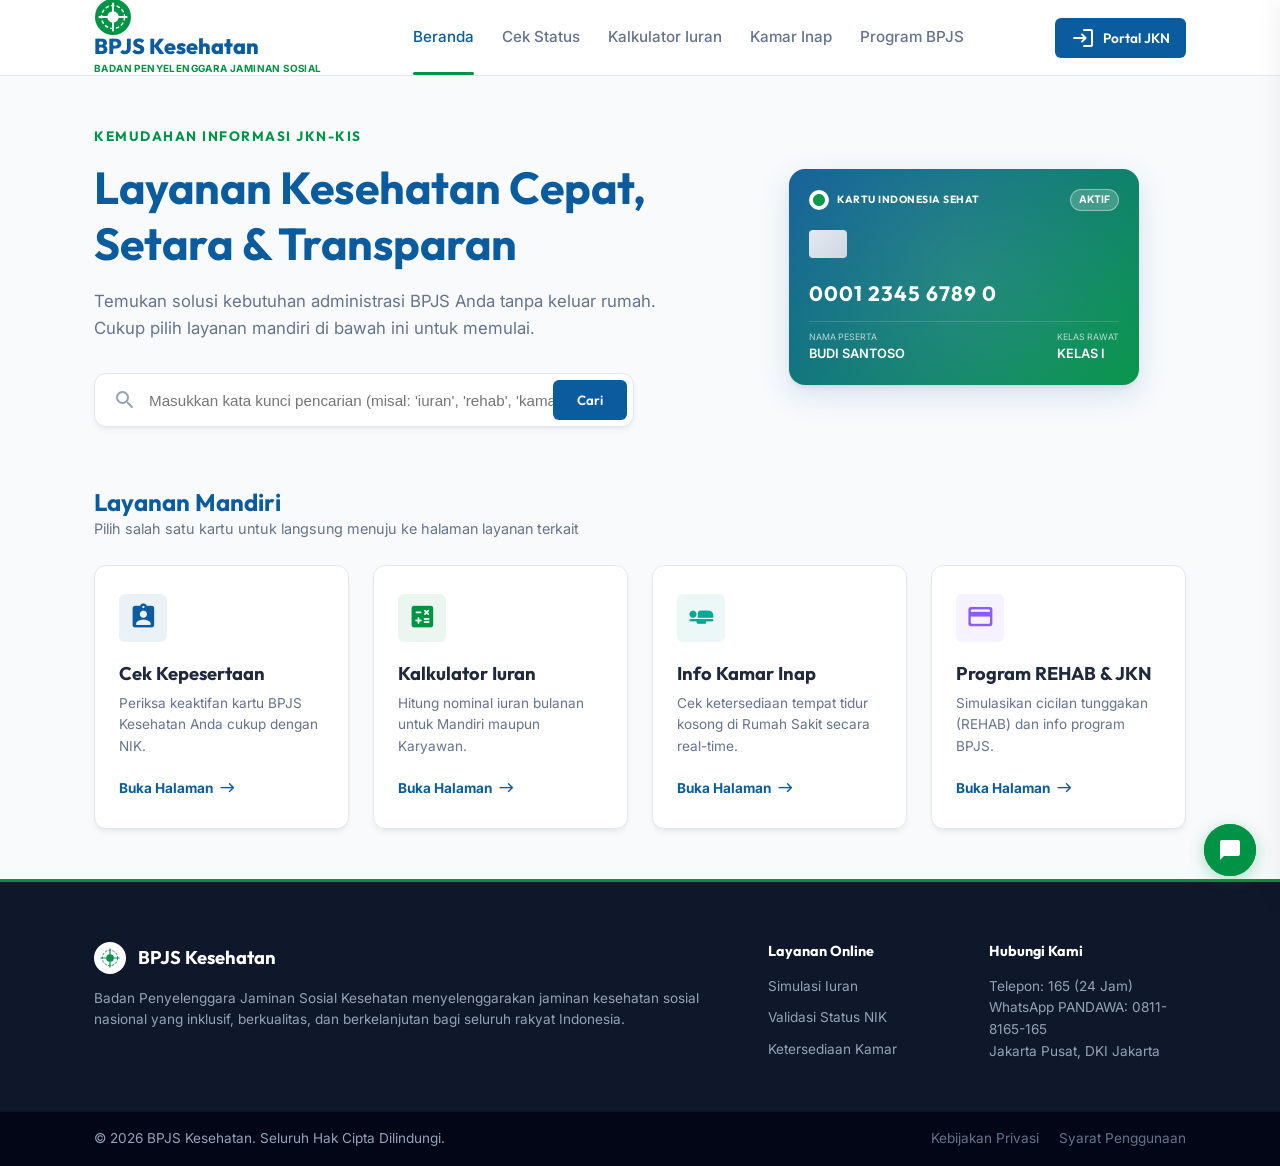
<file: index.html>
<!DOCTYPE html>
<html lang="id">
<head>
    <meta charset="UTF-8">
    <meta name="viewport" content="width=device-width, initial-scale=1.0">
    <meta name="description" content="Portal BPJS Kesehatan - Akses layanan JKN-KIS cepat, mudah, dan elegan.">
    <title>BPJS Kesehatan - Portal Layanan Digital</title>
    <!-- Google Fonts -->
    <link rel="preconnect" href="https://fonts.googleapis.com">
    <link rel="preconnect" href="https://fonts.gstatic.com" crossorigin>
    <link href="https://fonts.googleapis.com/css2?family=Outfit:wght@300;400;500;600;700;800&family=Inter:wght@300;400;500;600;700&display=swap" rel="stylesheet">
    <!-- Google Material Icons -->
    <link href="https://fonts.googleapis.com/icon?family=Material+Icons+Round" rel="stylesheet">
    <link rel="stylesheet" href="style.css">
</head>
<body>

    <!-- Header Navigation -->
    <header class="navbar">
        <div class="container navbar-container">
            <div class="logo-area" onclick="navigateTo('beranda')">
                <div class="bpjs-logo">
                    <!-- Refined Official Gotong Royong style BPJS logo -->
                    <span class="logo-icon">
                        <svg width="36" height="36" viewBox="0 0 100 100" fill="none" xmlns="http://www.w3.org/2000/svg">
                            <!-- Circular background green -->
                            <rect width="100" height="100" rx="50" fill="#009245"/>
                            <!-- Gotong royong white human linkage pattern -->
                            <circle cx="50" cy="50" r="32" stroke="white" stroke-width="4" stroke-dasharray="10 6" />
                            <circle cx="50" cy="50" r="16" fill="white"/>
                            <path d="M50 12V34M50 66V88M12 50H34M66 50H88" stroke="white" stroke-width="5" stroke-linecap="round"/>
                        </svg>
                    </span>
                    <div class="logo-text">
                        <span class="brand-name">BPJS Kesehatan</span>
                        <span class="brand-sub">Badan Penyelenggara Jaminan Sosial</span>
                    </div>
                </div>
            </div>
            
            <nav class="nav-links">
                <a href="#beranda" class="nav-item active" data-view="beranda">Beranda</a>
                <a href="#status" class="nav-item" data-view="status">Cek Status</a>
                <a href="#kalkulator" class="nav-item" data-view="kalkulator">Kalkulator Iuran</a>
                <a href="#kamar" class="nav-item" data-view="kamar">Kamar Inap</a>
                <a href="#program" class="nav-item" data-view="program">Program BPJS</a>
            </nav>

            <div class="nav-actions">
                <button class="btn btn-secondary btn-sm" onclick="navigateTo('portal')" id="portal-sso-btn">
                    <i class="material-icons-round">login</i> <span>Portal JKN</span>
                </button>
                <button class="menu-toggle" id="menu-toggle" aria-label="Buka Menu"><i class="material-icons-round">menu</i></button>
            </div>
        </div>
    </header>

    <!-- Mobile Side Drawer -->
    <div class="drawer-overlay" id="drawer-overlay"></div>
    <div class="drawer" id="drawer">
        <div class="drawer-header">
            <h3>Menu Utama</h3>
            <button class="btn-close" id="drawer-close"><i class="material-icons-round">close</i></button>
        </div>
        <div class="drawer-links">
            <a href="#beranda" class="drawer-item" data-view="beranda"><i class="material-icons-round">home</i> Beranda</a>
            <a href="#status" class="drawer-item" data-view="status"><i class="material-icons-round">verified_user</i> Cek Status</a>
            <a href="#kalkulator" class="drawer-item" data-view="kalkulator"><i class="material-icons-round">calculate</i> Kalkulator Iuran</a>
            <a href="#kamar" class="drawer-item" data-view="kamar"><i class="material-icons-round">bed</i> Kamar Inap</a>
            <a href="#program" class="drawer-item" data-view="program"><i class="material-icons-round">layers</i> Program BPJS</a>
            <a href="#portal" class="drawer-item" data-view="portal"><i class="material-icons-round">account_circle</i> Portal JKN</a>
        </div>
    </div>

    <!-- Main Content Area -->
    <main class="main-container">
        
        <!-- ================= PAGE 1: BERANDA ================= -->
        <section class="view-panel active" id="view-beranda">
            <div class="home-hero">
                <div class="hero-left">
                    <span class="tagline">Kemudahan Informasi JKN-KIS</span>
                    <h1>Layanan Kesehatan Cepat, Setara & Transparan</h1>
                    <p>Temukan solusi kebutuhan administrasi BPJS Anda tanpa keluar rumah. Cukup pilih layanan mandiri di bawah ini untuk memulai.</p>
                    
                    <div class="search-bar-wrapper">
                        <i class="material-icons-round search-icon">search</i>
                        <input type="text" placeholder="Masukkan kata kunci pencarian (misal: 'iuran', 'rehab', 'kamar')..." id="hero-search">
                        <button class="btn btn-secondary" onclick="handleHeroSearch()">Cari</button>
                    </div>
                </div>
                
                <div class="hero-right">
                    <!-- Elegant simulated BPJS KIS Card -->
                    <div class="kis-card-outer">
                        <div class="kis-card">
                            <div class="kis-card-header">
                                <div class="card-brand">
                                    <svg width="20" height="20" viewBox="0 0 100 100" fill="none">
                                        <rect width="100" height="100" rx="50" fill="#ffffff"/>
                                        <path d="M50 20C33.4315 20 20 33.4315 20 50C20 66.5685 33.4315 80 50 80C66.5685 80 80 66.5685 80 50C80 33.4315 66.5685 20 50 20ZM46 32V46H32V54H46V68H54V54H68V46H54V32H46Z" fill="#009245"/>
                                    </svg>
                                    <span>KARTU INDONESIA SEHAT</span>
                                </div>
                                <span class="card-status-badge">AKTIF</span>
                            </div>
                            <div class="card-chip"></div>
                            <div class="card-number-display">0001 2345 6789 0</div>
                            <div class="card-footer-info">
                                <div class="col">
                                    <span class="label">NAMA PESERTA</span>
                                    <span class="value">BUDI SANTOSO</span>
                                </div>
                                <div class="col">
                                    <span class="label">KELAS RAWAT</span>
                                    <span class="value">KELAS I</span>
                                </div>
                            </div>
                        </div>
                    </div>
                </div>
            </div>

            <!-- Simple, Clean Grid Services (Direct Page Routing) -->
            <div class="services-headline">
                <h2>Layanan Mandiri</h2>
                <p>Pilih salah satu kartu untuk langsung menuju ke halaman layanan terkait</p>
            </div>
            
            <div class="clean-grid">
                <div class="action-card color-blue" onclick="navigateTo('status')">
                    <div class="card-icon"><i class="material-icons-round">assignment_ind</i></div>
                    <h3>Cek Kepesertaan</h3>
                    <p>Periksa keaktifan kartu BPJS Kesehatan Anda cukup dengan NIK.</p>
                    <span class="link-label">Buka Halaman <i class="material-icons-round">east</i></span>
                </div>

                <div class="action-card color-green" onclick="navigateTo('kalkulator')">
                    <div class="card-icon"><i class="material-icons-round">calculate</i></div>
                    <h3>Kalkulator Iuran</h3>
                    <p>Hitung nominal iuran bulanan untuk Mandiri maupun Karyawan.</p>
                    <span class="link-label">Buka Halaman <i class="material-icons-round">east</i></span>
                </div>

                <div class="action-card color-teal" onclick="navigateTo('kamar')">
                    <div class="card-icon"><i class="material-icons-round">airline_seat_flat</i></div>
                    <h3>Info Kamar Inap</h3>
                    <p>Cek ketersediaan tempat tidur kosong di Rumah Sakit secara real-time.</p>
                    <span class="link-label">Buka Halaman <i class="material-icons-round">east</i></span>
                </div>

                <div class="action-card color-purple" onclick="navigateTo('program')">
                    <div class="card-icon"><i class="material-icons-round">payment</i></div>
                    <h3>Program REHAB & JKN</h3>
                    <p>Simulasikan cicilan tunggakan (REHAB) dan info program BPJS.</p>
                    <span class="link-label">Buka Halaman <i class="material-icons-round">east</i></span>
                </div>
            </div>
        </section>

        <!-- ================= PAGE 2: CEK STATUS ================= -->
        <section class="view-panel" id="view-status">
            <div class="subpage-header">
                <h2>Cek Status Kepesertaan JKN-KIS</h2>
                <p>Ketikkan NIK (16 digit) atau Nomor Kartu BPJS untuk memvalidasi status jaminan kesehatan Anda.</p>
            </div>

            <div class="card-form-wrapper">
                <div class="minimal-form-card">
                    <form id="page-status-form" onsubmit="handleStatusSearch(event)">
                        <div class="form-group-clean">
                            <label for="status-nik">Nomor NIK / No. Kartu BPJS</label>
                            <input type="text" id="status-nik" placeholder="Contoh: 3201234567890123" maxlength="16" required>
                        </div>
                        <div class="form-group-clean">
                            <label for="status-dob">Tanggal Lahir</label>
                            <input type="date" id="status-dob" required>
                        </div>
                        <button type="submit" class="btn btn-primary btn-full">Periksa Kepesertaan</button>
                    </form>
                </div>

                <!-- Result Box (In-line on page) -->
                <div class="status-result-container hidden" id="status-page-result">
                    <div class="result-card-header">
                        <div class="user-details">
                            <h3 id="p-res-name">Siti Aminah</h3>
                            <p id="p-res-id">NIK/No. BPJS: 3201234567890123</p>
                        </div>
                        <span id="p-res-badge" class="badge-status success">AKTIF</span>
                    </div>
                    <div class="result-details-grid">
                        <div class="detail-item">
                            <span class="lbl">Kategori Peserta</span>
                            <strong id="p-res-type">Pekerja Bukan Penerima Upah (Mandiri)</strong>
                        </div>
                        <div class="detail-item">
                            <span class="lbl">Kelas Perawatan</span>
                            <strong id="p-res-class">Kelas 2 (Dua)</strong>
                        </div>
                        <div class="detail-item">
                            <span class="lbl">Faskes Tingkat I (FKTP)</span>
                            <strong id="p-res-faskes">Puskesmas Rawasari</strong>
                        </div>
                        <div class="detail-item">
                            <span class="lbl">Status Iuran</span>
                            <strong id="p-res-arrears" class="text-green">Rp0,- (Lunas)</strong>
                        </div>
                    </div>
                </div>
            </div>
        </section>

        <!-- ================= PAGE 3: KALKULATOR ================= -->
        <section class="view-panel" id="view-kalkulator">
            <div class="subpage-header">
                <h2>Kalkulator Simulasi Iuran Bulanan</h2>
                <p>Simulasikan perhitungan tagihan BPJS berdasarkan kategori kepesertaan Mandiri atau Karyawan Penerima Upah.</p>
            </div>

            <div class="calc-page-grid">
                <div class="calc-form-card">
                    <div class="form-group-clean">
                        <label>Kategori Kepesertaan</label>
                        <div class="pill-selectors">
                            <label class="pill-select">
                                <input type="radio" name="calc-mode" value="mandiri" checked onchange="toggleCalculatorMode()">
                                <span class="pill-text">Mandiri (Informal/PBPU)</span>
                            </label>
                            <label class="pill-select">
                                <input type="radio" name="calc-mode" value="ppu" onchange="toggleCalculatorMode()">
                                <span class="pill-text">Pekerja Penerima Upah (PPU)</span>
                            </label>
                        </div>
                    </div>

                    <!-- Mandiri Options -->
                    <div id="section-mandiri-inputs">
                        <div class="form-group-clean">
                            <label for="page-calc-class">Kelas Rawat Inap</label>
                            <select id="page-calc-class" onchange="runPageCalculation()">
                                <option value="1">Kelas 1 — Rp150.000 / orang / bulan</option>
                                <option value="2">Kelas 2 — Rp100.000 / orang / bulan</option>
                                <option value="3">Kelas 3 — Rp35.000 / orang / bulan (Subsidi)</option>
                            </select>
                        </div>
                        <div class="form-group-clean">
                            <label for="page-calc-members">Jumlah Tanggungan Keluarga</label>
                            <input type="number" id="page-calc-members" value="1" min="1" max="10" oninput="runPageCalculation()">
                        </div>
                    </div>

                    <!-- PPU Options -->
                    <div id="section-ppu-inputs" class="hidden">
                        <div class="form-group-clean">
                            <label for="page-calc-salary">Gaji Pokok Bulanan (Rp)</label>
                            <div class="input-with-label">
                                <span class="input-prefix">Rp</span>
                                <input type="number" id="page-calc-salary" value="5000000" min="100000" oninput="runPageCalculation()">
                            </div>
                            <span class="help-text">Dasar perhitungan iuran dibatasi minimal UMK dan maksimal Rp12.000.000.</span>
                        </div>
                    </div>
                </div>

                <div class="calc-summary-card">
                    <h3>Ringkasan Perhitungan</h3>
                    
                    <div class="summary-total-box">
                        <span class="total-label" id="calc-tag-label">ESTIMASI TOTAL BULANAN</span>
                        <div class="total-value" id="page-calc-total">Rp 150.000</div>
                    </div>

                    <div class="summary-details">
                        <div class="sum-row">
                            <span>Sektor Kepesertaan</span>
                            <strong id="sum-type">Mandiri (Informal)</strong>
                        </div>
                        <div class="sum-row" id="sum-row-class">
                            <span>Kelas Perawatan</span>
                            <strong id="sum-class">Kelas 1</strong>
                        </div>
                        <div class="sum-row" id="sum-row-members">
                            <span>Jumlah Orang</span>
                            <strong id="sum-members">1 Orang</strong>
                        </div>
                        <div class="sum-row hidden" id="sum-row-employer">
                            <span>Ditanggung Pemberi Kerja (4%)</span>
                            <strong id="sum-employer" class="text-blue">Rp0</strong>
                        </div>
                        <div class="sum-row hidden" id="sum-row-employee">
                            <span>Dipotong dari Gaji Anda (1%)</span>
                            <strong id="sum-employee" class="text-green">Rp0</strong>
                        </div>
                    </div>

                    <div class="regulatory-note">
                        <i class="material-icons-round">info</i>
                        <p>Simulasi ini berpedoman pada Peraturan Presiden yang berlaku mengenai tarif jaminan kesehatan nasional.</p>
                    </div>
                </div>
            </div>
        </section>

        <!-- ================= PAGE 4: KAMAR INAP ================= -->
        <section class="view-panel" id="view-kamar">
            <div class="subpage-header">
                <h2>Ketersediaan Tempat Tidur Kamar Inap</h2>
                <p>Cek ketersediaan kamar rawat inap kosong di rumah sakit rujukan BPJS Kesehatan wilayah Anda secara live.</p>
            </div>

            <div class="kamar-page-wrapper">
                <div class="kamar-search-box">
                    <div class="form-group-clean">
                        <label for="kamar-city-select">Pilih Kota / Wilayah</label>
                        <select id="kamar-city-select" onchange="queryKamarInap()">
                            <option value="jakarta">DKI Jakarta (Pusat & Timur)</option>
                            <option value="surabaya">Surabaya & Sidoarjo</option>
                            <option value="bandung">Bandung Raya</option>
                        </select>
                    </div>
                    <div class="form-group-clean">
                        <label for="kamar-class-select">Kelas Perawatan</label>
                        <select id="kamar-class-select" onchange="queryKamarInap()">
                            <option value="all">Semua Kelas</option>
                            <option value="vip">VIP</option>
                            <option value="1">Kelas I</option>
                            <option value="2">Kelas II</option>
                            <option value="3">Kelas III</option>
                            <option value="icu">ICU/ICCU</option>
                        </select>
                    </div>
                    <button class="btn btn-secondary" onclick="queryKamarInap()"><i class="material-icons-round">sync</i> Perbarui Data</button>
                </div>

                <!-- Live Hospital Room Table Grid -->
                <div class="hospital-beds-container" id="hospital-beds-list">
                    <!-- Dynamic rendering in app.js -->
                </div>
            </div>
        </section>

        <!-- ================= PAGE 5: PROGRAM BPJS & REHAB ================= -->
        <section class="view-panel" id="view-program">
            <div class="subpage-header">
                <h2>Program BPJS Kesehatan & Simulator REHAB</h2>
                <p>Cari tahu program strategis JKN-KIS untuk meringankan pembiayaan Anda, termasuk program pembayaran cicilan tunggakan (REHAB).</p>
            </div>

            <div class="program-page-grid">
                <!-- Program Descriptions -->
                <div class="program-info-col">
                    <div class="program-card">
                        <div class="p-card-header">
                            <i class="material-icons-round bg-green-light text-green">payment</i>
                            <h3>Program REHAB (Cicilan Tunggakan)</h3>
                        </div>
                        <p>Rencana Pembayaran Bertahap (REHAB) diperuntukkan bagi peserta pekerja mandiri (PBPU) yang memiliki tunggakan iuran mulai dari 4 hingga 24 bulan. Program ini memberikan kemudahan untuk mencicil pembayaran iuran secara bertahap agar kartu kepesertaan dapat aktif kembali.</p>
                        <ul class="p-benefits">
                            <li><i class="material-icons-round">check</i> Ringan: Cicilan disesuaikan kemampuan bayar</li>
                            <li><i class="material-icons-round">check</i> Mudah: Pendaftaran langsung dari website/Mobile JKN</li>
                            <li><i class="material-icons-round">check</i> Cepat: Kartu langsung aktif setelah cicilan lunas</li>
                        </ul>
                    </div>

                    <div class="program-card">
                        <div class="p-card-header">
                            <i class="material-icons-round bg-blue-light text-blue">volunteer_activism</i>
                            <h3>Program JKN-KIS PANDU</h3>
                            </div>
                        <p>Penatalaksanaan Penyakit Kronis Terpadu (PANDU) membantu memfasilitasi monitoring kondisi kesehatan bagi penderita Diabetes Melitus tipe II dan Hipertensi di fasilitas tingkat pertama secara rutin.</p>
                    </div>
                </div>

                <!-- Interactive REHAB Simulator -->
                <div class="rehab-simulator-col">
                    <div class="simulator-card">
                        <h3>Simulator Pembayaran REHAB</h3>
                        <p class="sim-desc">Masukkan nilai tunggakan iuran Anda untuk membagi beban pembayaran menjadi cicilan bulanan yang ringan.</p>
                        
                        <div class="form-group-clean">
                            <label for="rehab-arrears">Jumlah Tunggakan Iuran (Rp)</label>
                            <div class="input-with-label">
                                <span class="input-prefix">Rp</span>
                                <input type="number" id="rehab-arrears" value="1200000" min="100000" step="50000" oninput="runRehabSimulation()">
                            </div>
                            <span class="help-text">Nilai minimal tunggakan untuk mengikuti REHAB adalah Rp100.000.</span>
                        </div>

                        <div class="form-group-clean">
                            <label>Jangka Waktu Cicilan (Bulan)</label>
                            <div class="period-selectors">
                                <label class="period-option">
                                    <input type="radio" name="rehab-period" value="3" checked onchange="runRehabSimulation()">
                                    <span class="period-text">3 Bulan</span>
                                </label>
                                <label class="period-option">
                                    <input type="radio" name="rehab-period" value="6" onchange="runRehabSimulation()">
                                    <span class="period-text">6 Bulan</span>
                                </label>
                                <label class="period-option">
                                    <input type="radio" name="rehab-period" value="12" onchange="runRehabSimulation()">
                                    <span class="period-text">12 Bulan</span>
                                </label>
                            </div>
                        </div>

                        <!-- Calculation Output -->
                        <div class="rehab-result-box">
                            <div class="rehab-row">
                                <span>Estimasi Angsuran / Bulan:</span>
                                <strong id="rehab-monthly-val" class="text-green">Rp 400.000</strong>
                            </div>
                            <div class="rehab-row">
                                <span>Total Tagihan:</span>
                                <span id="rehab-total-val">Rp 1.200.000</span>
                            </div>
                            <div class="rehab-row">
                                <span>Biaya Administrasi:</span>
                                <span class="text-green">Rp 0 (Gratis)</span>
                            </div>
                            
                            <button class="btn btn-primary btn-full" style="margin-top: 18px;" onclick="registerRehab()">
                                <i class="material-icons-round">playlist_add_check</i> Daftar Cicilan REHAB
                            </button>
                        </div>
                    </div>
                </div>
            </div>
        </section>

        <!-- ================= PAGE 6: PORTAL LOGIN & DASHBOARD ================= -->
        <section class="view-panel" id="view-portal">
            <div class="portal-sso-wrapper">
                
                <!-- SSO LOGIN SCREEN (Shown by default) -->
                <div class="portal-login-card" id="portal-login-card">
                    <div class="login-header">
                        <svg width="40" height="40" viewBox="0 0 100 100" fill="none">
                            <rect width="100" height="100" rx="50" fill="#009245"/>
                            <circle cx="50" cy="50" r="32" stroke="white" stroke-width="4" stroke-dasharray="10 6" />
                            <circle cx="50" cy="50" r="16" fill="white"/>
                            <path d="M50 12V34M50 66V88M12 50H34M66 50H88" stroke="white" stroke-width="5" stroke-linecap="round"/>
                        </svg>
                        <h3>Portal Layanan JKN-KIS</h3>
                        <p>Masuk menggunakan nomor kartu BPJS atau NIK terdaftar Anda.</p>
                    </div>

                    <form id="portal-login-form" onsubmit="handlePortalLogin(event)">
                        <div class="form-group-clean">
                            <label for="login-username">Nomor BPJS / NIK / Email</label>
                            <input type="text" id="login-username" placeholder="Masukkan nomor atau email..." value="0001234567890" required>
                        </div>
                        <div class="form-group-clean">
                            <label for="login-password">Kata Sandi</label>
                            <input type="password" id="login-password" placeholder="Masukkan kata sandi..." value="password123" required>
                        </div>
                        
                        <!-- Simulated Captha -->
                        <div class="form-group-clean">
                            <label for="login-captcha">Masukkan Kode Verifikasi: <strong style="color:var(--primary-blue); font-size:1rem; margin-left:8px;">8 B 9 R</strong></label>
                            <input type="text" id="login-captcha" placeholder="Ketik kode di atas..." required>
                        </div>

                        <button type="submit" class="btn btn-secondary btn-full">Masuk Portal</button>
                    </form>
                    
                    <div class="login-footer">
                        <a href="#daftar">Belum memiliki akun? Daftar Baru</a>
                        <a href="#lupa">Lupa Kata Sandi?</a>
                    </div>
                </div>

                <!-- PORTAL DASHBOARD SCREEN (Hidden until logged in) -->
                <div class="portal-dashboard-card hidden" id="portal-dashboard">
                    <div class="p-dash-header">
                        <div class="user-profile-title">
                            <h3>Selamat Datang di Portal JKN, <span id="dash-username">Budi Santoso</span></h3>
                            <p>Kategori Kepesertaan: <strong class="text-green">Pekerja Bukan Penerima Upah (Mandiri)</strong></p>
                        </div>
                        <button class="btn btn-outline btn-sm" onclick="handlePortalLogout()">Keluar</button>
                    </div>

                    <div class="p-dash-grid">
                        <!-- Left Block: Details -->
                        <div class="dash-member-details">
                            <h4>Data Kepesertaan Utama</h4>
                            <div class="dash-rows">
                                <div class="d-row"><span>No. Kartu KIS</span><strong id="dash-card-no">0001234567890</strong></div>
                                <div class="d-row"><span>Nomor NIK</span><strong>3201987654321000</strong></div>
                                <div class="d-row"><span>Faskes Tingkat I</span><strong>Klinik Pratama Cempaka Sehat</strong></div>
                                <div class="d-row"><span>Kelas Perawatan</span><strong>Kelas I (Satu)</strong></div>
                                <div class="d-row"><span>Bulan Tagihan Aktif</span><strong class="text-green">Juni 2026 (Lunas)</strong></div>
                            </div>
                        </div>

                        <!-- Right Block: Quick stats / Actions -->
                        <div class="dash-action-panel">
                            <h4>Aksi Cepat Portal</h4>
                            <div class="dash-buttons-grid">
                                <button class="dash-act-btn" onclick="navigateTo('kalkulator')">
                                    <i class="material-icons-round text-blue">calculate</i>
                                    <span>Simulasi Iuran</span>
                                </button>
                                <button class="dash-act-btn" onclick="navigateTo('kamar')">
                                    <i class="material-icons-round text-green">bed</i>
                                    <span>Cek Kamar RS</span>
                                </button>
                                <button class="dash-act-btn" onclick="navigateTo('status')">
                                    <i class="material-icons-round text-teal">verified_user</i>
                                    <span>Verifikasi Status</span>
                                </button>
                                <button class="dash-act-btn" onclick="alert('Membuka formulir pindah faskes online...')">
                                    <i class="material-icons-round text-purple">swap_horiz</i>
                                    <span>Ubah Faskes</span>
                                </button>
                            </div>
                        </div>
                    </div>
                </div>

            </div>
        </section>

    </main>

    <!-- Footer -->
    <footer class="footer">
        <div class="container footer-content">
            <div class="footer-left">
                <div class="logo-area">
                    <span class="logo-icon-footer">
                        <svg width="24" height="24" viewBox="0 0 100 100" fill="none">
                            <rect width="100" height="100" rx="50" fill="#ffffff"/>
                            <circle cx="50" cy="50" r="32" stroke="#009245" stroke-width="4" stroke-dasharray="10 6" />
                            <circle cx="50" cy="50" r="16" fill="#009245"/>
                            <path d="M50 12V34M50 66V88M12 50H34M66 50H88" stroke="#009245" stroke-width="5" stroke-linecap="round"/>
                        </svg>
                    </span>
                    <h4>BPJS Kesehatan</h4>
                </div>
                <p>Badan Penyelenggara Jaminan Sosial Kesehatan menyelenggarakan jaminan kesehatan sosial nasional yang inklusif, berkualitas, dan berkelanjutan bagi seluruh rakyat Indonesia.</p>
            </div>
            
            <div class="footer-right">
                <div class="links-group">
                    <h5>Layanan Online</h5>
                    <a href="#kalkulator" onclick="navigateTo('kalkulator')">Simulasi Iuran</a>
                    <a href="#status" onclick="navigateTo('status')">Validasi Status NIK</a>
                    <a href="#kamar" onclick="navigateTo('kamar')">Ketersediaan Kamar</a>
                </div>
                <div class="links-group">
                    <h5>Hubungi Kami</h5>
                    <p>Telepon: 165 (24 Jam)</p>
                    <p>WhatsApp PANDAWA: 0811-8165-165</p>
                    <p>Jakarta Pusat, DKI Jakarta</p>
                </div>
            </div>
        </div>
        <div class="footer-bar">
            <div class="container footer-bar-content">
                <p>&copy; 2026 BPJS Kesehatan. Seluruh Hak Cipta Dilindungi.</p>
                <div class="footer-sub-links">
                    <a href="#kebijakan">Kebijakan Privasi</a>
                    <a href="#syarat">Syarat Penggunaan</a>
                </div>
            </div>
        </div>
    </footer>

    <!-- FLOATING CHATBOT VIRTUAL CHIKA -->
    <div class="chika-chatbot" id="chika-chatbot">
        <button class="chatbot-btn" onclick="toggleChikaChat()" aria-label="Tanya Chika">
            <i class="material-icons-round">chat_bubble</i>
            <span class="ping-wave"></span>
        </button>
        
        <div class="chat-box hidden" id="chika-chat-box">
            <div class="chat-header">
                <div class="chat-avatar">
                    <svg width="24" height="24" viewBox="0 0 100 100" fill="none">
                        <rect width="100" height="100" rx="50" fill="#ffffff"/>
                        <circle cx="50" cy="50" r="32" stroke="#009245" stroke-width="4" stroke-dasharray="10 6" />
                        <circle cx="50" cy="50" r="16" fill="#009245"/>
                        <path d="M50 12V34M50 66V88M12 50H34M66 50H88" stroke="#009245" stroke-width="5" stroke-linecap="round"/>
                    </svg>
                </div>
                <div class="chat-title-info">
                    <h4>Chika BPJS</h4>
                    <span>Online Asisten JKN</span>
                </div>
                <button class="chat-close-btn" onclick="toggleChikaChat()"><i class="material-icons-round">close</i></button>
            </div>
            
            <div class="chat-history" id="chika-chat-history">
                <div class="msg bubble-bot">
                    Halo! Saya Chika, asisten virtual Anda. Ada yang bisa saya bantu hari ini? Anda bisa memilih salah satu tombol bantuan cepat di bawah ini.
                </div>
                <div class="chat-quick-opts" id="chika-quick-opts">
                    <button onclick="triggerQuickReply('iuran')">Info Tarif Iuran</button>
                    <button onclick="triggerQuickReply('faskes')">Cari Faskes</button>
                    <button onclick="triggerQuickReply('ktp')">Berobat Pakai KTP</button>
                </div>
            </div>
            
            <div class="chat-input-bar">
                <input type="text" id="chika-msg-input" placeholder="Tulis pesan Anda..." onkeydown="handleChikaKeyDown(event)">
                <button class="btn-send-chat" onclick="sendChikaMessage()"><i class="material-icons-round">send</i></button>
            </div>
        </div>
    </div>

    <!-- Application Script -->
    <script src="app.js"></script>
</body>
</html>
</file>
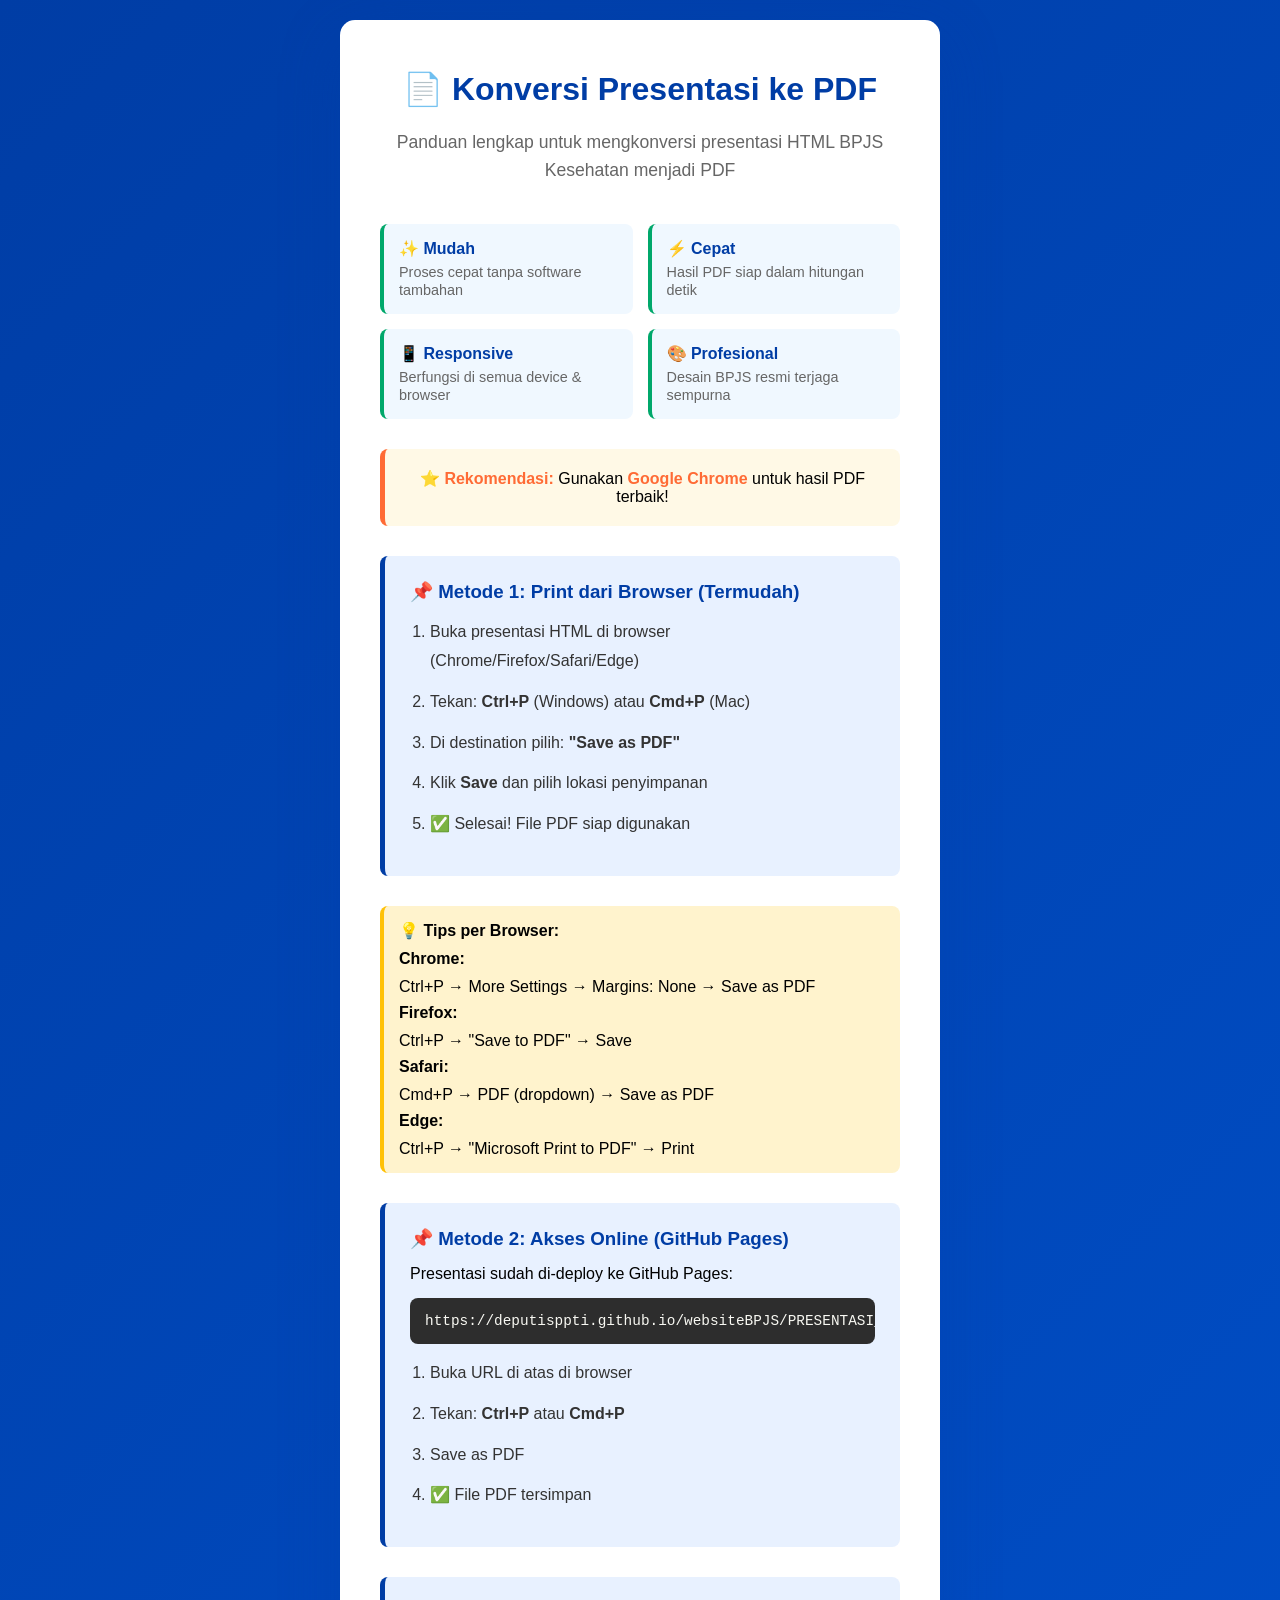
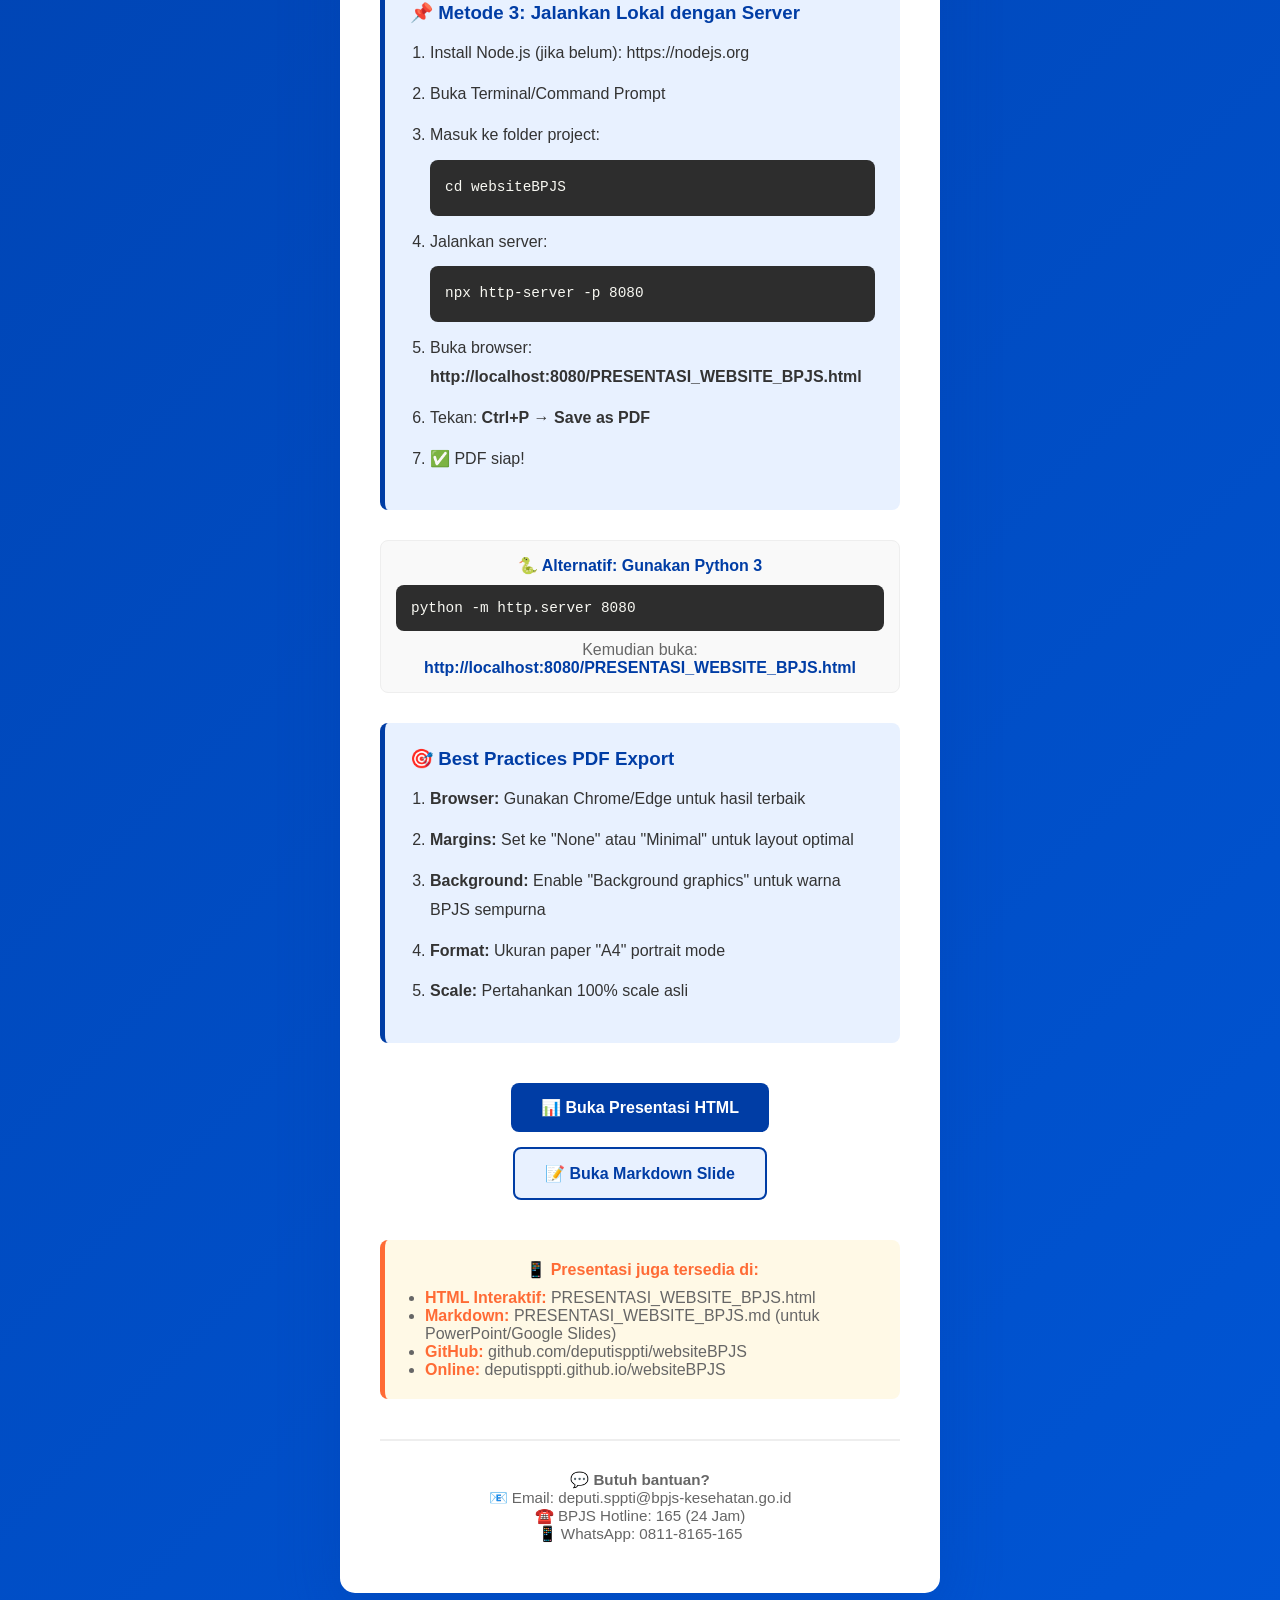
<file: EXPORT_PDF.html>
<!DOCTYPE html>
<html lang="id">
<head>
    <meta charset="UTF-8">
    <meta name="viewport" content="width=device-width, initial-scale=1.0">
    <title>Konversi Presentasi ke PDF - BPJS Kesehatan</title>
    <style>
        * {
            margin: 0;
            padding: 0;
            box-sizing: border-box;
        }

        body {
            font-family: 'Inter', -apple-system, BlinkMacSystemFont, 'Segoe UI', sans-serif;
            background: linear-gradient(135deg, #003DA5 0%, #0055d4 100%);
            min-height: 100vh;
            display: flex;
            justify-content: center;
            align-items: center;
            padding: 20px;
        }

        .container {
            background: white;
            border-radius: 15px;
            box-shadow: 0 20px 60px rgba(0, 61, 165, 0.3);
            max-width: 600px;
            padding: 50px 40px;
            text-align: center;
        }

        h1 {
            color: #003DA5;
            font-size: 2em;
            margin-bottom: 20px;
        }

        .description {
            color: #666;
            font-size: 1.1em;
            margin-bottom: 40px;
            line-height: 1.6;
        }

        .instructions {
            background: #E8F1FF;
            border-left: 5px solid #003DA5;
            padding: 25px;
            margin: 30px 0;
            text-align: left;
            border-radius: 8px;
        }

        .instructions h3 {
            color: #003DA5;
            margin-bottom: 15px;
            display: flex;
            align-items: center;
            gap: 10px;
        }

        .instructions ol {
            margin-left: 20px;
            color: #333;
            line-height: 1.8;
        }

        .instructions li {
            margin-bottom: 12px;
        }

        .method {
            margin: 20px 0;
            padding: 15px;
            background: #f9f9f9;
            border-radius: 8px;
            border: 1px solid #eee;
        }

        .method strong {
            color: #003DA5;
        }

        .button-group {
            display: flex;
            gap: 15px;
            margin-top: 40px;
            flex-wrap: wrap;
            justify-content: center;
        }

        .btn {
            padding: 15px 30px;
            font-size: 1em;
            font-weight: 600;
            border: none;
            border-radius: 8px;
            cursor: pointer;
            transition: all 0.3s ease;
            text-decoration: none;
            display: inline-flex;
            align-items: center;
            gap: 10px;
        }

        .btn-primary {
            background: #003DA5;
            color: white;
        }

        .btn-primary:hover {
            background: #0033a0;
            transform: translateY(-2px);
            box-shadow: 0 5px 15px rgba(0, 61, 165, 0.3);
        }

        .btn-secondary {
            background: #E8F1FF;
            color: #003DA5;
            border: 2px solid #003DA5;
        }

        .btn-secondary:hover {
            background: #003DA5;
            color: white;
        }

        .highlight {
            background: #FFF9E6;
            padding: 20px;
            border-radius: 8px;
            margin: 20px 0;
            border-left: 5px solid #FF6B35;
        }

        .highlight strong {
            color: #FF6B35;
        }

        .feature-list {
            display: grid;
            grid-template-columns: 1fr 1fr;
            gap: 15px;
            margin: 30px 0;
            text-align: left;
        }

        .feature {
            padding: 15px;
            background: #f0f8ff;
            border-radius: 8px;
            border-left: 4px solid #00A86B;
        }

        .feature strong {
            color: #003DA5;
            display: block;
            margin-bottom: 5px;
        }

        .feature span {
            font-size: 0.9em;
            color: #666;
        }

        .browser-specific {
            background: #FFF3CD;
            padding: 15px;
            border-radius: 8px;
            margin: 15px 0;
            border-left: 4px solid #FFC107;
            text-align: left;
        }

        .browser-specific strong {
            display: block;
            margin-bottom: 10px;
        }

        @media (max-width: 600px) {
            .container {
                padding: 30px 20px;
            }

            h1 {
                font-size: 1.5em;
            }

            .feature-list {
                grid-template-columns: 1fr;
            }

            .button-group {
                flex-direction: column;
            }

            .btn {
                width: 100%;
                justify-content: center;
            }
        }

        .success-message {
            display: none;
            background: #d4edda;
            color: #155724;
            padding: 15px;
            border-radius: 8px;
            margin: 20px 0;
            border: 1px solid #c3e6cb;
        }

        .copy-code {
            background: #2d2d2d;
            color: #f8f8f2;
            padding: 15px;
            border-radius: 8px;
            overflow-x: auto;
            margin: 15px 0;
            text-align: left;
            font-family: 'Courier New', monospace;
            font-size: 0.9em;
            position: relative;
        }

        .copy-btn {
            position: absolute;
            top: 10px;
            right: 10px;
            background: #FF6B35;
            color: white;
            border: none;
            padding: 8px 12px;
            border-radius: 5px;
            cursor: pointer;
            font-size: 0.8em;
        }

        .copy-btn:hover {
            background: #e55a2b;
        }
    </style>
</head>
<body>
    <div class="container">
        <h1>📄 Konversi Presentasi ke PDF</h1>
        <p class="description">
            Panduan lengkap untuk mengkonversi presentasi HTML BPJS Kesehatan menjadi PDF
        </p>

        <!-- Feature List -->
        <div class="feature-list">
            <div class="feature">
                <strong>✨ Mudah</strong>
                <span>Proses cepat tanpa software tambahan</span>
            </div>
            <div class="feature">
                <strong>⚡ Cepat</strong>
                <span>Hasil PDF siap dalam hitungan detik</span>
            </div>
            <div class="feature">
                <strong>📱 Responsive</strong>
                <span>Berfungsi di semua device & browser</span>
            </div>
            <div class="feature">
                <strong>🎨 Profesional</strong>
                <span>Desain BPJS resmi terjaga sempurna</span>
            </div>
        </div>

        <div class="highlight">
            <strong>⭐ Rekomendasi:</strong> Gunakan <strong>Google Chrome</strong> untuk hasil PDF terbaik!
        </div>

        <!-- Method 1: Browser Print -->
        <div class="instructions">
            <h3>📌 Metode 1: Print dari Browser (Termudah)</h3>
            <ol>
                <li>Buka presentasi HTML di browser (Chrome/Firefox/Safari/Edge)</li>
                <li>Tekan: <strong>Ctrl+P</strong> (Windows) atau <strong>Cmd+P</strong> (Mac)</li>
                <li>Di destination pilih: <strong>"Save as PDF"</strong></li>
                <li>Klik <strong>Save</strong> dan pilih lokasi penyimpanan</li>
                <li>✅ Selesai! File PDF siap digunakan</li>
            </ol>
        </div>

        <div class="browser-specific">
            <strong>💡 Tips per Browser:</strong>
            <div style="margin-top: 10px;">
                <div style="margin-bottom: 8px;"><strong>Chrome:</strong> Ctrl+P → More Settings → Margins: None → Save as PDF</div>
                <div style="margin-bottom: 8px;"><strong>Firefox:</strong> Ctrl+P → "Save to PDF" → Save</div>
                <div style="margin-bottom: 8px;"><strong>Safari:</strong> Cmd+P → PDF (dropdown) → Save as PDF</div>
                <div><strong>Edge:</strong> Ctrl+P → "Microsoft Print to PDF" → Print</div>
            </div>
        </div>

        <!-- Method 2: Online -->
        <div class="instructions">
            <h3>📌 Metode 2: Akses Online (GitHub Pages)</h3>
            <p style="margin-bottom: 15px;">Presentasi sudah di-deploy ke GitHub Pages:</p>
            <div class="copy-code">
                https://deputisppti.github.io/websiteBPJS/PRESENTASI_WEBSITE_BPJS.html
            </div>
            <ol>
                <li>Buka URL di atas di browser</li>
                <li>Tekan: <strong>Ctrl+P</strong> atau <strong>Cmd+P</strong></li>
                <li>Save as PDF</li>
                <li>✅ File PDF tersimpan</li>
            </ol>
        </div>

        <!-- Method 3: Node.js Server -->
        <div class="instructions">
            <h3>📌 Metode 3: Jalankan Lokal dengan Server</h3>
            <ol>
                <li>Install Node.js (jika belum): https://nodejs.org</li>
                <li>Buka Terminal/Command Prompt</li>
                <li>Masuk ke folder project:
                    <div class="copy-code" style="margin: 10px 0;">cd websiteBPJS</div>
                </li>
                <li>Jalankan server:
                    <div class="copy-code" style="margin: 10px 0;">npx http-server -p 8080</div>
                </li>
                <li>Buka browser: <strong>http://localhost:8080/PRESENTASI_WEBSITE_BPJS.html</strong></li>
                <li>Tekan: <strong>Ctrl+P</strong> → <strong>Save as PDF</strong></li>
                <li>✅ PDF siap!</li>
            </ol>
        </div>

        <!-- Python Alternative -->
        <div class="method">
            <strong>🐍 Alternatif: Gunakan Python 3</strong>
            <div class="copy-code" style="margin: 10px 0;">
python -m http.server 8080
            </div>
            <p style="margin-top: 10px; color: #666;">Kemudian buka: <strong>http://localhost:8080/PRESENTASI_WEBSITE_BPJS.html</strong></p>
        </div>

        <!-- Best Practices -->
        <div class="instructions">
            <h3>🎯 Best Practices PDF Export</h3>
            <ol>
                <li><strong>Browser:</strong> Gunakan Chrome/Edge untuk hasil terbaik</li>
                <li><strong>Margins:</strong> Set ke "None" atau "Minimal" untuk layout optimal</li>
                <li><strong>Background:</strong> Enable "Background graphics" untuk warna BPJS sempurna</li>
                <li><strong>Format:</strong> Ukuran paper "A4" portrait mode</li>
                <li><strong>Scale:</strong> Pertahankan 100% scale asli</li>
            </ol>
        </div>

        <!-- Quick Links -->
        <div class="button-group">
            <a href="PRESENTASI_WEBSITE_BPJS.html" class="btn btn-primary" target="_blank">
                📊 Buka Presentasi HTML
            </a>
            <a href="PRESENTASI_WEBSITE_BPJS.md" class="btn btn-secondary" target="_blank">
                📝 Buka Markdown Slide
            </a>
        </div>

        <!-- Additional Info -->
        <div class="highlight" style="margin-top: 40px;">
            <strong>📱 Presentasi juga tersedia di:</strong>
            <ul style="margin-top: 10px; margin-left: 20px; text-align: left; color: #666;">
                <li><strong>HTML Interaktif:</strong> PRESENTASI_WEBSITE_BPJS.html</li>
                <li><strong>Markdown:</strong> PRESENTASI_WEBSITE_BPJS.md (untuk PowerPoint/Google Slides)</li>
                <li><strong>GitHub:</strong> github.com/deputisppti/websiteBPJS</li>
                <li><strong>Online:</strong> deputisppti.github.io/websiteBPJS</li>
            </ul>
        </div>

        <!-- Support -->
        <div style="margin-top: 40px; padding-top: 30px; border-top: 2px solid #eee;">
            <p style="color: #666; font-size: 0.95em;">
                💬 <strong>Butuh bantuan?</strong><br>
                📧 Email: deputi.sppti@bpjs-kesehatan.go.id<br>
                ☎️ BPJS Hotline: 165 (24 Jam)<br>
                📱 WhatsApp: 0811-8165-165
            </p>
        </div>
    </div>

    <script>
        // Auto-focus presentasi saat buka tab baru
        function openPresentation() {
            window.open('PRESENTASI_WEBSITE_BPJS.html', '_blank');
        }

        // Copy to clipboard
        function copyToClipboard(text) {
            navigator.clipboard.writeText(text).then(() => {
                alert('✅ Copied to clipboard!');
            }).catch(() => {
                alert('❌ Copy failed. Please copy manually.');
            });
        }

        // Print friendly version untuk export PDF
        function printPDF() {
            window.print();
        }
    </script>
</body>
</html>
</file>
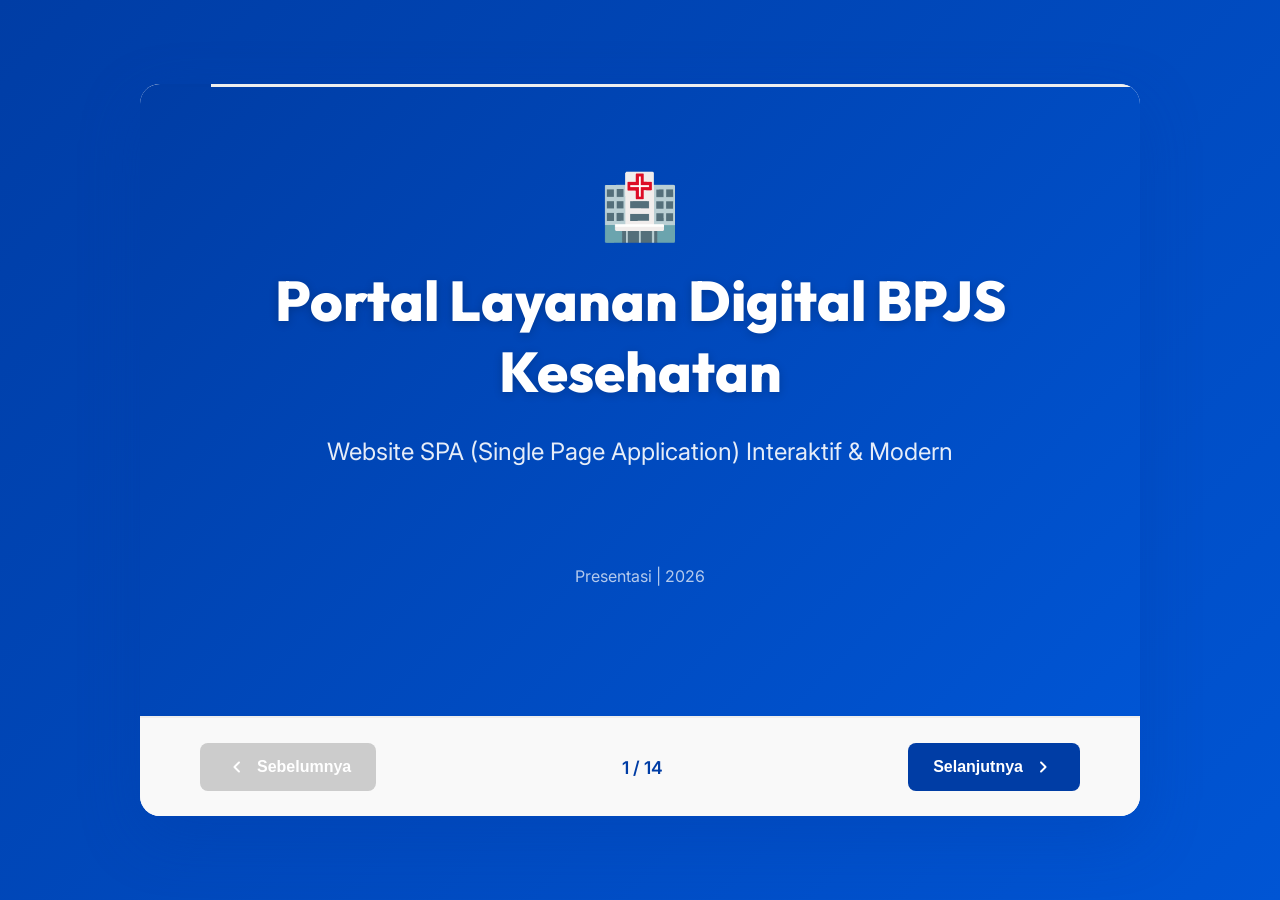
<file: PRESENTASI_WEBSITE_BPJS.html>
<!DOCTYPE html>
<html lang="id">
<head>
    <meta charset="UTF-8">
    <meta name="viewport" content="width=device-width, initial-scale=1.0">
    <title>Presentasi - Portal Layanan Digital BPJS Kesehatan</title>
    <link href="https://fonts.googleapis.com/css2?family=Outfit:wght@400;600;700;800&family=Inter:wght@400;500;600;700&display=swap" rel="stylesheet">
    <link href="https://fonts.googleapis.com/icon?family=Material+Icons+Round" rel="stylesheet">
    <style>
        * {
            margin: 0;
            padding: 0;
            box-sizing: border-box;
        }

        :root {
            --bpjs-blue: #003DA5;
            --bpjs-light: #E8F1FF;
            --accent: #FF6B35;
            --success: #00A86B;
            --text-dark: #1a1a1a;
            --text-light: #666;
            --bg-light: #f5f5f5;
        }

        body {
            font-family: 'Inter', sans-serif;
            background: linear-gradient(135deg, var(--bpjs-blue) 0%, #0055d4 100%);
            display: flex;
            justify-content: center;
            align-items: center;
            min-height: 100vh;
            padding: 20px;
        }

        .presentation-container {
            width: 100%;
            max-width: 1000px;
            background: white;
            border-radius: 20px;
            box-shadow: 0 20px 60px rgba(0, 61, 165, 0.3);
            overflow: hidden;
            display: flex;
            flex-direction: column;
        }

        .slide-viewer {
            flex: 1;
            min-height: 600px;
            display: flex;
            align-items: center;
            justify-content: center;
            background: white;
            position: relative;
            overflow: hidden;
        }

        .slide {
            width: 100%;
            height: 100%;
            padding: 80px 60px;
            display: none;
            flex-direction: column;
            justify-content: center;
            animation: slideIn 0.5s ease-in-out;
            background: white;
        }

        .slide.active {
            display: flex;
        }

        @keyframes slideIn {
            from {
                opacity: 0;
                transform: translateX(50px);
            }
            to {
                opacity: 1;
                transform: translateX(0);
            }
        }

        /* Slide Styling */
        .slide-cover {
            background: linear-gradient(135deg, var(--bpjs-blue) 0%, #0055d4 100%);
            color: white;
            text-align: center;
        }

        .slide-cover h1 {
            font-size: 3.5em;
            font-family: 'Outfit', sans-serif;
            font-weight: 800;
            margin-bottom: 30px;
            text-shadow: 0 2px 10px rgba(0,0,0,0.2);
        }

        .slide-cover p {
            font-size: 1.5em;
            opacity: 0.9;
            margin-bottom: 50px;
        }

        .slide-cover .logo {
            font-size: 4em;
            margin-bottom: 20px;
        }

        .slide h2 {
            font-family: 'Outfit', sans-serif;
            font-size: 2.5em;
            color: var(--bpjs-blue);
            margin-bottom: 40px;
            display: flex;
            align-items: center;
            gap: 15px;
        }

        .slide h2 .material-icons-round {
            font-size: 2.5em;
        }

        .slide h3 {
            font-size: 1.3em;
            color: var(--text-dark);
            margin-top: 25px;
            margin-bottom: 15px;
            font-family: 'Outfit', sans-serif;
        }

        .slide ul, .slide ol {
            margin-left: 30px;
            font-size: 1.1em;
            line-height: 1.8;
            color: var(--text-dark);
        }

        .slide li {
            margin-bottom: 15px;
        }

        .feature-box {
            background: var(--bpjs-light);
            border-left: 5px solid var(--bpjs-blue);
            padding: 20px;
            margin: 15px 0;
            border-radius: 8px;
        }

        .feature-box strong {
            color: var(--bpjs-blue);
        }

        .benefit-list {
            display: grid;
            grid-template-columns: 1fr 1fr;
            gap: 20px;
            margin: 20px 0;
        }

        .benefit-item {
            display: flex;
            gap: 12px;
            align-items: flex-start;
        }

        .benefit-item .icon {
            color: var(--success);
            font-size: 1.5em;
            margin-top: 2px;
            flex-shrink: 0;
        }

        .benefit-item span {
            font-size: 1em;
            color: var(--text-dark);
        }

        table {
            width: 100%;
            border-collapse: collapse;
            margin: 20px 0;
            font-size: 0.95em;
        }

        table th {
            background: var(--bpjs-blue);
            color: white;
            padding: 15px;
            text-align: left;
            font-weight: 600;
        }

        table td {
            padding: 12px 15px;
            border-bottom: 1px solid #eee;
        }

        table tr:hover {
            background: var(--bpjs-light);
        }

        .step-box {
            background: white;
            border: 2px solid var(--bpjs-blue);
            border-radius: 10px;
            padding: 20px;
            margin: 15px 0;
            display: flex;
            gap: 20px;
        }

        .step-number {
            display: flex;
            align-items: center;
            justify-content: center;
            width: 50px;
            height: 50px;
            background: var(--bpjs-blue);
            color: white;
            border-radius: 50%;
            font-size: 1.5em;
            font-weight: 700;
            flex-shrink: 0;
        }

        .step-content {
            flex: 1;
        }

        .step-content p {
            font-size: 1em;
            color: var(--text-dark);
            line-height: 1.5;
        }

        /* Controls */
        .controls {
            display: flex;
            justify-content: space-between;
            align-items: center;
            padding: 25px 60px;
            background: #f9f9f9;
            border-top: 2px solid #eee;
        }

        .btn {
            background: var(--bpjs-blue);
            color: white;
            border: none;
            padding: 12px 25px;
            border-radius: 8px;
            cursor: pointer;
            font-size: 1em;
            font-weight: 600;
            transition: all 0.3s ease;
            display: flex;
            align-items: center;
            gap: 8px;
        }

        .btn:hover {
            background: #0033a0;
            transform: translateY(-2px);
            box-shadow: 0 5px 15px rgba(0, 61, 165, 0.3);
        }

        .btn:disabled {
            background: #ccc;
            cursor: not-allowed;
            transform: none;
        }

        .btn-download {
            background: var(--accent);
        }

        .btn-download:hover {
            background: #e55a2b;
        }

        .slide-counter {
            font-weight: 600;
            color: var(--bpjs-blue);
            font-size: 1.1em;
        }

        .progress-bar {
            width: 100%;
            height: 3px;
            background: #eee;
            margin-bottom: 0;
        }

        .progress-fill {
            height: 100%;
            background: var(--bpjs-blue);
            transition: width 0.3s ease;
        }

        .cta-box {
            background: linear-gradient(135deg, var(--bpjs-blue) 0%, #0055d4 100%);
            color: white;
            padding: 30px;
            border-radius: 10px;
            text-align: center;
            margin: 30px 0;
            font-size: 1.2em;
            font-weight: 600;
        }

        .icon-grid {
            display: grid;
            grid-template-columns: 1fr 1fr;
            gap: 20px;
            margin: 20px 0;
        }

        .icon-box {
            background: var(--bpjs-light);
            padding: 20px;
            border-radius: 10px;
            text-align: center;
        }

        .icon-box .material-icons-round {
            font-size: 3em;
            color: var(--bpjs-blue);
            margin-bottom: 10px;
        }

        .icon-box p {
            font-weight: 600;
            color: var(--text-dark);
        }

        @media (max-width: 768px) {
            .slide {
                padding: 40px 30px;
            }

            .slide h2 {
                font-size: 1.8em;
            }

            .slide h1 {
                font-size: 2em;
            }

            .controls {
                padding: 15px 30px;
            }

            .benefit-list, .icon-grid {
                grid-template-columns: 1fr;
            }

            .btn {
                padding: 10px 15px;
                font-size: 0.9em;
            }
        }
    </style>
</head>
<body>
    <div class="presentation-container">
        <div class="progress-bar">
            <div class="progress-fill" id="progressBar"></div>
        </div>

        <div class="slide-viewer">
            <!-- Slide 1: Cover -->
            <div class="slide slide-cover active">
                <div class="logo">🏥</div>
                <h1>Portal Layanan Digital BPJS Kesehatan</h1>
                <p>Website SPA (Single Page Application) Interaktif & Modern</p>
                <p style="font-size: 1em; margin-top: 50px; opacity: 0.7;">Presentasi | 2026</p>
            </div>

            <!-- Slide 2: Gambaran Umum -->
            <div class="slide">
                <h2><span class="material-icons-round">info</span> Gambaran Umum</h2>
                <h3>Apa itu Website BPJS?</h3>
                <ul style="margin-bottom: 30px;">
                    <li>Portal web modern untuk layanan digital BPJS Kesehatan</li>
                    <li>Arsitektur SPA (Single Page Application) - responsif & cepat</li>
                    <li>Dirancang untuk kemudahan akses peserta BPJS Kesehatan</li>
                    <li>Interface clean, intuitif & user-friendly</li>
                </ul>
                <h3>Manfaat Utama:</h3>
                <div class="benefit-list">
                    <div class="benefit-item">
                        <span class="icon material-icons-round">check_circle</span>
                        <span>Akses mudah dari mana saja</span>
                    </div>
                    <div class="benefit-item">
                        <span class="icon material-icons-round">check_circle</span>
                        <span>Informasi real-time</span>
                    </div>
                    <div class="benefit-item">
                        <span class="icon material-icons-round">check_circle</span>
                        <span>Simulator iuran & cicilan</span>
                    </div>
                    <div class="benefit-item">
                        <span class="icon material-icons-round">check_circle</span>
                        <span>Bantuan virtual assistant</span>
                    </div>
                </div>
            </div>

            <!-- Slide 3: Dashboard KIS -->
            <div class="slide">
                <h2><span class="material-icons-round">dashboard</span> Dashboard Kartu KIS Digital</h2>
                <div class="feature-box">
                    <strong>📱 Fungsi Utama:</strong>
                    <ul style="margin: 15px 0 0 30px;">
                        <li>Tampilan Kartu Indonesia Sehat (KIS) digital yang responsif</li>
                        <li>Informasi kepesertaan dalam satu layar</li>
                        <li>Akses cepat ke semua fitur layanan BPJS</li>
                        <li>Desain modern & mudah dipahami</li>
                    </ul>
                </div>
                <div class="feature-box">
                    <strong>✨ Manfaat untuk Peserta:</strong>
                    <ul style="margin: 15px 0 0 30px;">
                        <li>Tidak perlu membawa kartu fisik</li>
                        <li>Data selalu terupdate & aman</li>
                        <li>Akses informasi kapan saja</li>
                    </ul>
                </div>
            </div>

            <!-- Slide 4: Cek Status -->
            <div class="slide">
                <h2><span class="material-icons-round">verified_user</span> Cek Status Kepesertaan</h2>
                <div class="feature-box">
                    <strong>🔍 Fungsi Utama:</strong>
                    <ul style="margin: 15px 0 0 30px;">
                        <li>Validasi keaktifan kartu BPJS Kesehatan berbasis NIK</li>
                        <li>Pengecekan status in-line (langsung di halaman)</li>
                        <li>Hasil instan tanpa perlu loading ke halaman baru</li>
                    </ul>
                </div>
                <div class="feature-box">
                    <strong>⚡ Manfaat untuk Peserta:</strong>
                    <ul style="margin: 15px 0 0 30px;">
                        <li>Ketahui status kepesertaan Anda real-time</li>
                        <li>Tidak perlu datang ke kantor BPJS</li>
                        <li>Proses cepat & transparan</li>
                    </ul>
                </div>
            </div>

            <!-- Slide 5: Kalkulator Iuran -->
            <div class="slide">
                <h2><span class="material-icons-round">calculate</span> Kalkulator Iuran PPU</h2>
                <div class="feature-box">
                    <strong>🧮 Fungsi Utama:</strong>
                    <ul style="margin: 15px 0 0 30px;">
                        <li>Simulasi perhitungan tarif iuran BPJS bulanan</li>
                        <li>Sesuai regulasi kelas perawatan terbaru</li>
                        <li>Kalkulasi per wilayah di seluruh Indonesia</li>
                    </ul>
                </div>
                <div class="feature-box">
                    <strong>💰 Manfaat untuk Peserta:</strong>
                    <ul style="margin: 15px 0 0 30px;">
                        <li>Tahu persis berapa iuran yang harus dibayar</li>
                        <li>Bandingkan biaya antar kelas perawatan</li>
                        <li>Perencanaan finansial yang lebih baik</li>
                    </ul>
                </div>
            </div>

            <!-- Slide 6: Cek Kamar RS -->
            <div class="slide">
                <h2><span class="material-icons-round">local_hospital</span> Cek Ketersediaan Kamar RS</h2>
                <div class="feature-box">
                    <strong>🏨 Fungsi Utama:</strong>
                    <ul style="margin: 15px 0 0 30px;">
                        <li>Informasi real-time tempat tidur kosong rumah sakit rujukan</li>
                        <li>Cakupan wilayah: DKI Jakarta, Surabaya, Bandung</li>
                        <li>Filter per kelas perawatan</li>
                    </ul>
                </div>
                <div class="feature-box">
                    <strong>📍 Manfaat untuk Peserta:</strong>
                    <ul style="margin: 15px 0 0 30px;">
                        <li>Tahu RS mana yang masih ada tempat tidur kosong</li>
                        <li>Proses rujukan lebih cepat & efisien</li>
                        <li>Perencanaan kesehatan lebih terkoordinasi</li>
                    </ul>
                </div>
            </div>

            <!-- Slide 7: Simulator REHAB -->
            <div class="slide">
                <h2><span class="material-icons-round">credit_card</span> Simulator REHAB (Cicilan)</h2>
                <div class="feature-box">
                    <strong>💳 Fungsi Utama:</strong>
                    <ul style="margin: 15px 0 0 30px;">
                        <li>Rencana Pembayaran Bertahap (REHAB) untuk iuran tunggakan</li>
                        <li>Opsi tenor cicilan: 3, 6, atau 12 bulan</li>
                        <li>Hitung simulasi pembayaran sesuai kemampuan</li>
                    </ul>
                </div>
                <div class="feature-box">
                    <strong>📊 Manfaat untuk Peserta:</strong>
                    <ul style="margin: 15px 0 0 30px;">
                        <li>Solusi untuk peserta dengan tunggakan iuran</li>
                        <li>Fleksibilitas tenor sesuai kemampuan</li>
                        <li>Cicilan dengan bunga terjangkau</li>
                    </ul>
                </div>
            </div>

            <!-- Slide 8: Portal JKN -->
            <div class="slide">
                <h2><span class="material-icons-round">security</span> Portal JKN & Login</h2>
                <div class="feature-box">
                    <strong>🔐 Fungsi Utama:</strong>
                    <ul style="margin: 15px 0 0 30px;">
                        <li>Halaman simulasi login portal JKN</li>
                        <li>Captcha verifikator keamanan</li>
                        <li>Personal dashboard peserta setelah login</li>
                    </ul>
                </div>
                <div class="feature-box">
                    <strong>🛡️ Manfaat untuk Peserta:</strong>
                    <ul style="margin: 15px 0 0 30px;">
                        <li>Akses aman ke data pribadi</li>
                        <li>Dashboard personal dengan info detail</li>
                        <li>Keamanan data terjamin dengan verifikasi</li>
                    </ul>
                </div>
            </div>

            <!-- Slide 9: Chatbot -->
            <div class="slide">
                <h2><span class="material-icons-round">support_agent</span> Virtual Assistant Chika</h2>
                <div class="feature-box">
                    <strong>🤖 Fungsi Utama:</strong>
                    <ul style="margin: 15px 0 0 30px;">
                        <li>Bot asisten virtual BPJS Kesehatan</li>
                        <li>Responsif & interaktif</li>
                        <li>Menjawab pertanyaan umum peserta</li>
                    </ul>
                </div>
                <div class="feature-box">
                    <strong>💬 Manfaat untuk Peserta:</strong>
                    <ul style="margin: 15px 0 0 30px;">
                        <li>Bantuan 24/7 tanpa harus hubungi customer service</li>
                        <li>Jawaban instan untuk pertanyaan umum</li>
                        <li>Support lebih accessible & cepat</li>
                    </ul>
                </div>
            </div>

            <!-- Slide 10: Teknologi -->
            <div class="slide">
                <h2><span class="material-icons-round">code</span> Teknologi & Keamanan</h2>
                <h3>Stack Teknologi:</h3>
                <div class="icon-grid">
                    <div class="icon-box">
                        <div class="material-icons-round">description</div>
                        <p>HTML5</p>
                        <span style="font-size: 0.9em; color: var(--text-light);">Struktur Semantik</span>
                    </div>
                    <div class="icon-box">
                        <div class="material-icons-round">palette</div>
                        <p>Vanilla CSS</p>
                        <span style="font-size: 0.9em; color: var(--text-light);">Modern Design</span>
                    </div>
                    <div class="icon-box">
                        <div class="material-icons-round">javascript</div>
                        <p>JavaScript</p>
                        <span style="font-size: 0.9em; color: var(--text-light);">SPA Logic</span>
                    </div>
                    <div class="icon-box">
                        <div class="material-icons-round">public</div>
                        <p>Google Fonts</p>
                        <span style="font-size: 0.9em; color: var(--text-light);">Premium UI</span>
                    </div>
                </div>
                <h3 style="margin-top: 30px;">Keamanan:</h3>
                <div class="benefit-list">
                    <div class="benefit-item">
                        <span class="icon material-icons-round">verified</span>
                        <span>Client-side validation</span>
                    </div>
                    <div class="benefit-item">
                        <span class="icon material-icons-round">verified</span>
                        <span>Captcha verifikator</span>
                    </div>
                    <div class="benefit-item">
                        <span class="icon material-icons-round">verified</span>
                        <span>Data handling aman</span>
                    </div>
                    <div class="benefit-item">
                        <span class="icon material-icons-round">verified</span>
                        <span>Compatible semua device</span>
                    </div>
                </div>
            </div>

            <!-- Slide 11: Cara Akses -->
            <div class="slide">
                <h2><span class="material-icons-round">computer</span> Cara Mengakses Website</h2>
                <h3>Langkah-langkah Akses:</h3>
                <div class="step-box">
                    <div class="step-number">1</div>
                    <div class="step-content">
                        <p><strong>Buka Browser</strong> - Gunakan Chrome, Firefox, Safari, Edge, atau browser modern lainnya</p>
                    </div>
                </div>
                <div class="step-box">
                    <div class="step-number">2</div>
                    <div class="step-content">
                        <p><strong>Ketik URL</strong> - Masukkan alamat website BPJS digital Anda</p>
                    </div>
                </div>
                <div class="step-box">
                    <div class="step-number">3</div>
                    <div class="step-content">
                        <p><strong>Pilih Fitur</strong> - Tentukan fitur yang ingin digunakan dari menu utama</p>
                    </div>
                </div>
                <div class="step-box">
                    <div class="step-number">4</div>
                    <div class="step-content">
                        <p><strong>Gunakan Layanan</strong> - Nikmati berbagai fitur unggulan BPJS Kesehatan digital</p>
                    </div>
                </div>
            </div>

            <!-- Slide 12: Keunggulan -->
            <div class="slide">
                <h2><span class="material-icons-round">star</span> Keunggulan Website BPJS</h2>
                <table>
                    <thead>
                        <tr>
                            <th>Aspek</th>
                            <th>Keuntungan</th>
                        </tr>
                    </thead>
                    <tbody>
                        <tr>
                            <td><strong>Interface</strong></td>
                            <td>Modern, clean, user-friendly</td>
                        </tr>
                        <tr>
                            <td><strong>Akses</strong></td>
                            <td>Mudah, cepat, dari mana saja</td>
                        </tr>
                        <tr>
                            <td><strong>Fitur</strong></td>
                            <td>Lengkap & comprehensive</td>
                        </tr>
                        <tr>
                            <td><strong>Responsif</strong></td>
                            <td>Berfungsi di semua device</td>
                        </tr>
                        <tr>
                            <td><strong>Performa</strong></td>
                            <td>SPA - Loading super cepat</td>
                        </tr>
                        <tr>
                            <td><strong>Bantuan</strong></td>
                            <td>Ada chatbot assistant 24/7</td>
                        </tr>
                    </tbody>
                </table>
            </div>

            <!-- Slide 13: Kesimpulan -->
            <div class="slide">
                <h2><span class="material-icons-round">done_all</span> Kesimpulan</h2>
                <p style="font-size: 1.1em; margin: 20px 0; line-height: 1.8;">Website BPJS Kesehatan adalah solusi digital yang:</p>
                <div class="benefit-list">
                    <div class="benefit-item">
                        <span class="icon material-icons-round">check_circle</span>
                        <span><strong>Accessible</strong> - Mudah diakses dari mana saja</span>
                    </div>
                    <div class="benefit-item">
                        <span class="icon material-icons-round">check_circle</span>
                        <span><strong>Practical</strong> - Fitur-fitur yang benar-benar berguna</span>
                    </div>
                    <div class="benefit-item">
                        <span class="icon material-icons-round">check_circle</span>
                        <span><strong>Beneficial</strong> - Memberikan value nyata untuk peserta</span>
                    </div>
                    <div class="benefit-item">
                        <span class="icon material-icons-round">check_circle</span>
                        <span><strong>Modern</strong> - Interface & teknologi terkini</span>
                    </div>
                    <div class="benefit-item">
                        <span class="icon material-icons-round">check_circle</span>
                        <span><strong>Reliable</strong> - Stabil & responsif</span>
                    </div>
                    <div class="benefit-item">
                        <span class="icon material-icons-round">check_circle</span>
                        <span><strong>Secure</strong> - Keamanan data terjamin</span>
                    </div>
                </div>
                <div class="cta-box">
                    🎯 Gunakan Website BPJS Kesehatan untuk layanan terbaik Anda!
                </div>
            </div>

            <!-- Slide 14: Terima Kasih -->
            <div class="slide slide-cover">
                <div class="logo">👋</div>
                <h1>Terima Kasih</h1>
                <p>Portal Layanan Digital BPJS Kesehatan</p>
                <p style="margin-top: 50px; font-size: 1em;">Pertanyaan? 💬</p>
                <p style="opacity: 0.7; margin-top: 30px; font-size: 0.9em;">Hubungi Chika Chatbot atau Customer Service BPJS</p>
            </div>
        </div>

        <div class="controls">
            <button class="btn" id="prevBtn" onclick="changeSlide(-1)">
                <span class="material-icons-round">chevron_left</span>
                Sebelumnya
            </button>
            <span class="slide-counter">
                <span id="currentSlide">1</span> / <span id="totalSlides">14</span>
            </span>
            <button class="btn" id="nextBtn" onclick="changeSlide(1)">
                Selanjutnya
                <span class="material-icons-round">chevron_right</span>
            </button>
        </div>
    </div>

    <script>
        let currentSlide = 1;
        const totalSlides = document.querySelectorAll('.slide').length;
        document.getElementById('totalSlides').textContent = totalSlides;

        function showSlide(n) {
            const slides = document.querySelectorAll('.slide');
            
            if (n > totalSlides) currentSlide = totalSlides;
            if (n < 1) currentSlide = 1;
            
            slides.forEach(slide => slide.classList.remove('active'));
            slides[currentSlide - 1].classList.add('active');
            
            document.getElementById('currentSlide').textContent = currentSlide;
            
            // Update progress bar
            const progress = (currentSlide / totalSlides) * 100;
            document.getElementById('progressBar').style.width = progress + '%';
            
            // Update button states
            document.getElementById('prevBtn').disabled = currentSlide === 1;
            document.getElementById('nextBtn').disabled = currentSlide === totalSlides;
        }

        function changeSlide(n) {
            currentSlide += n;
            showSlide(currentSlide);
        }

        // Keyboard navigation
        document.addEventListener('keydown', (e) => {
            if (e.key === 'ArrowLeft') changeSlide(-1);
            if (e.key === 'ArrowRight') changeSlide(1);
        });

        // Initialize
        showSlide(currentSlide);
    </script>
</body>
</html>
</file>
<file: style.css>
/* BPJS Kesehatan Portal - style.css (Clean, Precise & Expanded Version) */

:root {
    --primary-blue: #0b5c9e;
    --primary-green: #009245;
    --accent-teal: #00a896;
    --blue-hover: #084c83;
    --green-hover: #007637;
    
    --bg-page: #f8fafc;
    --bg-card: #ffffff;
    --border-light: #e2e8f0;
    
    --text-main: #1e293b;
    --text-muted: #64748b;
    --text-light: #94a3b8;
    
    --font-heading: 'Outfit', sans-serif;
    --font-body: 'Inter', sans-serif;
    
    --elevation-card: 0 4px 6px -1px rgba(15, 23, 42, 0.05), 0 2px 4px -2px rgba(15, 23, 42, 0.05);
    --elevation-hover: 0 20px 25px -5px rgba(15, 23, 42, 0.08), 0 8px 10px -6px rgba(15, 23, 42, 0.08);
    
    --radius-sm: 6px;
    --radius-md: 12px;
    --radius-lg: 16px;
    --radius-xl: 24px;
    
    --transition-speed: 0.3s;
    --transition-curve: cubic-bezier(0.4, 0, 0.2, 1);
}

/* Global Reset */
*, *::before, *::after {
    box-sizing: border-box;
    margin: 0;
    padding: 0;
}

body {
    font-family: var(--font-body);
    background-color: var(--bg-page);
    color: var(--text-main);
    line-height: 1.6;
    overflow-x: hidden;
}

h1, h2, h3, h4, h5 {
    font-family: var(--font-heading);
    font-weight: 700;
    line-height: 1.25;
    color: var(--text-main);
}

a {
    color: inherit;
    text-decoration: none;
    transition: all 0.25s var(--transition-curve);
}

button {
    font-family: inherit;
}

.container {
    width: 100%;
    max-width: 1140px;
    margin: 0 auto;
    padding: 0 24px;
}

.hidden {
    display: none !important;
}

.text-green { color: var(--primary-green) !important; }
.text-blue { color: var(--primary-blue) !important; }
.text-red { color: #ef4444 !important; }

/* Header & Precise Navigation */
.navbar {
    position: fixed;
    top: 0;
    left: 0;
    width: 100%;
    height: 76px;
    background-color: rgba(255, 255, 255, 0.9);
    backdrop-filter: blur(16px);
    -webkit-backdrop-filter: blur(16px);
    border-bottom: 1px solid var(--border-light);
    z-index: 100;
    display: flex;
    align-items: center; /* Precise vertical alignment of header */
}

.navbar-container {
    display: flex;
    justify-content: space-between;
    align-items: center; /* Precise alignment */
    width: 100%;
}

.logo-area {
    display: flex;
    align-items: center;
    gap: 12px;
    cursor: pointer;
}

.logo-icon {
    display: flex;
    align-items: center;
    justify-content: center;
    width: 38px;
    height: 38px;
}

.logo-text {
    display: flex;
    flex-direction: column;
    justify-content: center;
}

.brand-name {
    font-family: var(--font-heading);
    font-weight: 800;
    font-size: 1.35rem;
    color: var(--primary-blue);
    line-height: 1; /* Precise line spacing */
}

.brand-sub {
    font-size: 0.62rem;
    color: var(--primary-green);
    text-transform: uppercase;
    font-weight: 700;
    letter-spacing: 0.4px;
    margin-top: 3px;
}

.nav-links {
    display: flex;
    gap: 28px;
    align-items: center; /* Align navigation links precisely */
}

.nav-item {
    font-weight: 500;
    font-size: 0.95rem;
    color: var(--text-muted);
    padding: 24px 0; /* Expanded touch target precisely matching header height */
    position: relative;
    display: flex;
    align-items: center;
}

.nav-item::after {
    content: '';
    position: absolute;
    bottom: -1px; /* Align bar to border */
    left: 0;
    width: 0;
    height: 3px;
    background-color: var(--primary-green);
    border-radius: 2px;
    transition: all 0.25s ease;
}

.nav-item.active, .nav-item:hover {
    color: var(--primary-blue);
}

.nav-item.active::after, .nav-item:hover::after {
    width: 100%;
}

.nav-actions {
    display: flex;
    align-items: center;
    gap: 14px;
}

.menu-toggle {
    display: none;
    background: transparent;
    border: none;
    cursor: pointer;
    color: var(--primary-blue);
    padding: 6px;
    align-items: center;
}

/* Mobile Drawer Overlay & Drawer */
.drawer-overlay {
    position: fixed;
    top: 0;
    left: 0;
    width: 100vw;
    height: 100vh;
    background-color: rgba(15, 23, 42, 0.3);
    backdrop-filter: blur(4px);
    z-index: 200;
    opacity: 0;
    pointer-events: none;
    transition: opacity 0.3s ease;
}

.drawer-overlay.active {
    opacity: 1;
    pointer-events: auto;
}

.drawer {
    position: fixed;
    top: 0;
    right: -280px;
    width: 280px;
    height: 100vh;
    background-color: var(--bg-card);
    box-shadow: -4px 0 24px rgba(0, 0, 0, 0.05);
    z-index: 201;
    padding: 24px;
    display: flex;
    flex-direction: column;
    gap: 24px;
    transition: right 0.3s cubic-bezier(0.4, 0, 0.2, 1);
}

.drawer.active {
    right: 0;
}

.drawer-header {
    display: flex;
    justify-content: space-between;
    align-items: center;
}

.drawer-links {
    display: flex;
    flex-direction: column;
    gap: 16px;
}

.drawer-item {
    font-size: 1.05rem;
    font-weight: 600;
    padding: 10px 0;
    display: flex;
    align-items: center;
    gap: 10px;
    color: var(--text-muted);
}

.drawer-item:hover, .drawer-item.active {
    color: var(--primary-blue);
}

/* Main Container */
.main-container {
    margin-top: 76px;
    min-height: calc(100vh - 76px - 220px);
}

.view-panel {
    display: none;
    opacity: 0;
    transform: translateY(12px);
    transition: opacity var(--transition-speed) var(--transition-curve), 
                transform var(--transition-speed) var(--transition-curve);
    padding: 50px 24px;
    max-width: 1140px;
    margin: 0 auto;
}

.view-panel.active {
    display: block;
    opacity: 1;
    transform: translateY(0);
}

/* Subpage Headers */
.subpage-header {
    margin-bottom: 36px;
    max-width: 680px;
}

.subpage-header h2 {
    font-size: 2rem;
    color: var(--primary-blue);
    margin-bottom: 8px;
}

.subpage-header p {
    color: var(--text-muted);
    font-size: 0.95rem;
}

/* ================= VIEW 1: BERANDA ================= */
.home-hero {
    display: grid;
    grid-template-columns: 1.15fr 0.85fr;
    gap: 48px;
    align-items: center;
    margin-bottom: 60px;
}

.tagline {
    font-family: var(--font-heading);
    color: var(--primary-green);
    font-weight: 700;
    font-size: 0.85rem;
    text-transform: uppercase;
    letter-spacing: 1.5px;
    margin-bottom: 12px;
    display: block;
}

.hero-left h1 {
    font-size: 2.8rem;
    color: var(--primary-blue);
    margin-bottom: 16px;
    letter-spacing: -0.5px;
}

.hero-left p {
    font-size: 1.05rem;
    color: var(--text-muted);
    margin-bottom: 32px;
}

/* Search Box Hero */
.search-bar-wrapper {
    display: flex;
    background-color: var(--bg-card);
    border-radius: var(--radius-md);
    padding: 6px;
    box-shadow: var(--elevation-card);
    border: 1px solid var(--border-light);
    align-items: center;
    max-width: 540px;
    transition: all 0.3s ease;
}

.search-bar-wrapper:focus-within {
    box-shadow: var(--elevation-hover);
    border-color: rgba(11, 92, 158, 0.3);
}

.search-icon {
    color: var(--text-light);
    margin: 0 12px;
}

.search-bar-wrapper input {
    flex: 1;
    border: none;
    outline: none;
    font-size: 0.95rem;
    padding: 8px 0;
    color: var(--text-main);
}

/* Digital KIS Card */
.kis-card-outer {
    display: flex;
    justify-content: center;
}

.kis-card {
    width: 350px;
    height: 216px;
    background: linear-gradient(135deg, #0e5c98 0%, #009245 100%);
    border-radius: var(--radius-lg);
    padding: 20px;
    color: white;
    box-shadow: 0 10px 30px rgba(11, 92, 158, 0.15), var(--elevation-card);
    display: flex;
    flex-direction: column;
    justify-content: space-between;
    position: relative;
    overflow: hidden;
}

.kis-card::before {
    content: '';
    position: absolute;
    top: -50%;
    left: -50%;
    width: 200%;
    height: 200%;
    background: radial-gradient(circle, rgba(255, 255, 255, 0.12) 0%, rgba(255, 255, 255, 0) 70%);
    pointer-events: none;
}

.kis-card-header {
    display: flex;
    justify-content: space-between;
    align-items: center;
}

.card-brand {
    display: flex;
    align-items: center;
    gap: 8px;
    font-family: var(--font-heading);
    font-weight: 700;
    font-size: 0.65rem;
    letter-spacing: 0.5px;
}

.card-status-badge {
    background-color: rgba(255, 255, 255, 0.2);
    border: 1px solid rgba(255, 255, 255, 0.4);
    font-size: 0.65rem;
    font-weight: 700;
    padding: 2px 8px;
    border-radius: 20px;
}

.card-chip {
    width: 38px;
    height: 28px;
    background: linear-gradient(135deg, #e2e8f0 0%, #cbd5e1 100%);
    border-radius: 4px;
    margin: 8px 0;
}

.card-number-display {
    font-family: var(--font-heading);
    font-size: 1.3rem;
    font-weight: 700;
    letter-spacing: 1px;
}

.card-footer-info {
    display: flex;
    justify-content: space-between;
    border-top: 1px solid rgba(255, 255, 255, 0.15);
    padding-top: 8px;
}

.card-footer-info .col {
    display: flex;
    flex-direction: column;
}

.card-footer-info .label {
    font-size: 0.55rem;
    color: rgba(255, 255, 255, 0.7);
    text-transform: uppercase;
}

.card-footer-info .value {
    font-size: 0.8rem;
    font-weight: 600;
}

/* Service Headline */
.services-headline {
    margin-bottom: 24px;
}

.services-headline h2 {
    font-size: 1.5rem;
    color: var(--primary-blue);
}

.services-headline p {
    font-size: 0.9rem;
    color: var(--text-muted);
}

/* Minimalist Clean Grid */
.clean-grid {
    display: grid;
    grid-template-columns: repeat(4, 1fr);
    gap: 24px;
}

.action-card {
    background-color: var(--bg-card);
    border-radius: var(--radius-md);
    padding: 28px 24px;
    border: 1px solid var(--border-light);
    cursor: pointer;
    display: flex;
    flex-direction: column;
    transition: all 0.3s var(--transition-curve);
    box-shadow: var(--elevation-card);
}

.card-icon {
    width: 48px;
    height: 48px;
    border-radius: var(--radius-sm);
    display: flex;
    align-items: center;
    justify-content: center;
    margin-bottom: 20px;
}

.card-icon i {
    font-size: 1.8rem;
}

.color-blue .card-icon { background-color: rgba(11, 92, 158, 0.08); color: var(--primary-blue); }
.color-green .card-icon { background-color: rgba(0, 146, 69, 0.08); color: var(--primary-green); }
.color-teal .card-icon { background-color: rgba(0, 168, 150, 0.08); color: var(--accent-teal); }
.color-purple .card-icon { background-color: rgba(139, 92, 246, 0.08); color: #8b5cf6; }

.action-card h3 {
    font-size: 1.15rem;
    font-weight: 700;
    margin-bottom: 8px;
}

.action-card p {
    font-size: 0.85rem;
    color: var(--text-muted);
    margin-bottom: 20px;
    flex: 1;
}

.link-label {
    font-size: 0.85rem;
    font-weight: 700;
    color: var(--primary-blue);
    display: inline-flex;
    align-items: center;
    gap: 6px;
}

.link-label i {
    font-size: 1.05rem;
    transition: transform 0.25s ease;
}

.action-card:hover {
    transform: translateY(-6px);
    box-shadow: var(--elevation-hover);
    border-color: transparent;
}

.action-card:hover .link-label i {
    transform: translateX(4px);
}

/* ================= VIEW 2: CEK STATUS ================= */
.card-form-wrapper {
    max-width: 640px;
    margin: 0 auto;
}

.minimal-form-card {
    background-color: var(--bg-card);
    border-radius: var(--radius-md);
    padding: 32px;
    border: 1px solid var(--border-light);
    box-shadow: var(--elevation-card);
}

/* Form inputs styling */
.form-group-clean {
    display: flex;
    flex-direction: column;
    margin-bottom: 20px;
}

.form-group-clean label {
    font-size: 0.8rem;
    font-weight: 700;
    color: var(--text-muted);
    margin-bottom: 6px;
    text-transform: uppercase;
    letter-spacing: 0.5px;
}

.form-group-clean input, .form-group-clean select {
    padding: 12px 16px;
    border: 1px solid var(--border-light);
    border-radius: var(--radius-sm);
    font-family: var(--font-body);
    font-size: 0.95rem;
    outline: none;
    background-color: var(--bg-card);
    transition: all 0.25s ease;
}

.form-group-clean input:focus, .form-group-clean select:focus {
    border-color: var(--primary-blue);
    box-shadow: 0 0 0 3px rgba(11, 92, 158, 0.08);
}

.btn {
    display: inline-flex;
    align-items: center;
    justify-content: center;
    gap: 8px;
    padding: 12px 24px;
    border-radius: var(--radius-sm);
    font-family: var(--font-heading);
    font-weight: 600;
    cursor: pointer;
    border: none;
    outline: none;
    transition: all 0.25s var(--transition-curve);
}

.btn-sm {
    padding: 8px 16px;
    font-size: 0.85rem;
}

.btn-primary {
    background-color: var(--primary-green);
    color: white;
}

.btn-primary:hover {
    background-color: var(--green-hover);
}

.btn-secondary {
    background-color: var(--primary-blue);
    color: white;
}

.btn-secondary:hover {
    background-color: var(--blue-hover);
}

.btn-outline {
    background-color: transparent;
    border: 2px solid var(--primary-blue);
    color: var(--primary-blue);
}

.btn-outline:hover {
    background-color: rgba(11, 92, 158, 0.05);
}

.btn-full {
    width: 100%;
}

/* Status results container */
.status-result-container {
    margin-top: 32px;
    background-color: var(--bg-card);
    border: 1px solid var(--border-light);
    border-radius: var(--radius-md);
    padding: 24px;
    box-shadow: var(--elevation-card);
    animation: slideUp 0.4s var(--transition-curve);
}

@keyframes slideUp {
    from { opacity: 0; transform: translateY(12px); }
    to { opacity: 1; transform: translateY(0); }
}

.result-card-header {
    display: flex;
    justify-content: space-between;
    align-items: center;
    border-bottom: 1px solid var(--border-light);
    padding-bottom: 16px;
    margin-bottom: 20px;
}

.user-details h3 {
    font-size: 1.25rem;
    color: var(--primary-blue);
}

.user-details p {
    font-size: 0.8rem;
    color: var(--text-muted);
}

.badge-status {
    font-size: 0.75rem;
    font-weight: 700;
    padding: 4px 12px;
    border-radius: 20px;
}

.badge-status.success {
    background-color: rgba(34, 197, 94, 0.12);
    color: #166534;
    border: 1px solid rgba(34, 197, 94, 0.2);
}

.badge-status.danger {
    background-color: rgba(239, 68, 68, 0.12);
    color: #991b1b;
    border: 1px solid rgba(239, 68, 68, 0.2);
}

.result-details-grid {
    display: grid;
    grid-template-columns: repeat(2, 1fr);
    gap: 20px;
}

.detail-item {
    display: flex;
    flex-direction: column;
}

.detail-item .lbl {
    font-size: 0.75rem;
    color: var(--text-muted);
    text-transform: uppercase;
}

.detail-item strong {
    font-size: 0.95rem;
    color: var(--text-main);
}

/* ================= VIEW 3: KALKULATOR ================= */
.calc-page-grid {
    display: grid;
    grid-template-columns: 1.1fr 0.9fr;
    gap: 32px;
}

.calc-form-card {
    background-color: var(--bg-card);
    border-radius: var(--radius-md);
    padding: 32px;
    border: 1px solid var(--border-light);
    box-shadow: var(--elevation-card);
}

.pill-selectors {
    display: flex;
    background-color: var(--bg-page);
    padding: 4px;
    border-radius: var(--radius-sm);
    gap: 4px;
}

.pill-select {
    flex: 1;
    cursor: pointer;
}

.pill-select input {
    display: none;
}

.pill-text {
    display: block;
    text-align: center;
    padding: 10px;
    border-radius: var(--radius-sm);
    font-weight: 600;
    font-size: 0.85rem;
    color: var(--text-muted);
    transition: all 0.25s ease;
}

.pill-select input:checked + .pill-text {
    background-color: var(--bg-card);
    color: var(--primary-blue);
    box-shadow: var(--elevation-card);
}

.input-with-label {
    display: flex;
    position: relative;
    align-items: center;
}

.input-with-label input {
    width: 100%;
    padding-left: 48px;
}

.input-prefix {
    position: absolute;
    left: 16px;
    font-weight: 700;
    color: var(--text-muted);
}

.help-text {
    font-size: 0.75rem;
    color: var(--text-light);
    margin-top: 6px;
}

/* Summary Calculator Card */
.calc-summary-card {
    background-color: var(--bg-card);
    border: 1px solid var(--border-light);
    border-radius: var(--radius-md);
    padding: 32px;
    box-shadow: var(--elevation-card);
    display: flex;
    flex-direction: column;
}

.calc-summary-card h3 {
    font-size: 1.25rem;
    color: var(--primary-blue);
    margin-bottom: 20px;
    border-bottom: 1px solid var(--border-light);
    padding-bottom: 12px;
}

.summary-total-box {
    background-color: #fafbfc;
    border: 1px solid var(--border-light);
    border-radius: var(--radius-md);
    padding: 20px;
    text-align: center;
    margin-bottom: 24px;
}

.total-label {
    font-size: 0.75rem;
    font-weight: 700;
    letter-spacing: 0.5px;
    color: var(--text-muted);
    display: block;
    margin-bottom: 4px;
}

.total-value {
    font-family: var(--font-heading);
    font-size: 2rem;
    font-weight: 800;
    color: var(--primary-green);
}

.summary-details {
    display: flex;
    flex-direction: column;
    gap: 12px;
    flex: 1;
    margin-bottom: 24px;
}

.sum-row {
    display: flex;
    justify-content: space-between;
    font-size: 0.9rem;
    border-bottom: 1px dashed var(--border-light);
    padding-bottom: 10px;
}

.sum-row span {
    color: var(--text-muted);
}

.regulatory-note {
    background-color: rgba(11, 92, 158, 0.04);
    padding: 12px 16px;
    border-radius: var(--radius-sm);
    display: flex;
    gap: 8px;
}

.regulatory-note i {
    font-size: 1.15rem;
    color: var(--primary-blue);
}

.regulatory-note p {
    font-size: 0.75rem;
    color: var(--text-muted);
    line-height: 1.3;
}

/* ================= VIEW 4: KAMAR INAP (NEW) ================= */
.kamar-search-box {
    display: grid;
    grid-template-columns: 1fr 1fr auto;
    gap: 20px;
    background-color: var(--bg-card);
    padding: 24px;
    border-radius: var(--radius-md);
    border: 1px solid var(--border-light);
    box-shadow: var(--elevation-card);
    align-items: flex-end;
    margin-bottom: 36px;
}

.hospital-beds-container {
    display: flex;
    flex-direction: column;
    gap: 24px;
}

.hospital-bed-card {
    background-color: var(--bg-card);
    border: 1px solid var(--border-light);
    border-radius: var(--radius-md);
    padding: 24px;
    box-shadow: var(--elevation-card);
}

.hosp-header {
    display: flex;
    justify-content: space-between;
    align-items: flex-start;
    border-bottom: 1px solid var(--border-light);
    padding-bottom: 16px;
    margin-bottom: 20px;
}

.hosp-name-block h4 {
    font-size: 1.15rem;
    color: var(--primary-blue);
    margin-bottom: 4px;
}

.hosp-name-block p {
    font-size: 0.8rem;
    color: var(--text-muted);
    display: flex;
    align-items: center;
    gap: 4px;
}

.hosp-name-block p i {
    font-size: 0.95rem;
}

.hosp-update-badge {
    background-color: rgba(11, 92, 158, 0.08);
    color: var(--primary-blue);
    font-size: 0.7rem;
    font-weight: 700;
    padding: 4px 10px;
    border-radius: 4px;
    text-transform: uppercase;
}

/* Bed Classes Occupancy layout */
.beds-grid {
    display: grid;
    grid-template-columns: repeat(5, 1fr);
    gap: 16px;
}

.bed-class-box {
    border: 1px solid var(--border-light);
    border-radius: var(--radius-sm);
    padding: 14px;
    text-align: center;
    background-color: #fafbfc;
}

.bed-class-box h5 {
    font-size: 0.85rem;
    color: var(--text-muted);
    margin-bottom: 8px;
    text-transform: uppercase;
}

.bed-progress-track {
    height: 6px;
    background-color: #e2e8f0;
    border-radius: 3px;
    margin: 8px 0;
    overflow: hidden;
}

.bed-progress-fill {
    height: 100%;
    border-radius: 3px;
    transition: width 0.4s ease;
}

.bed-count-status {
    font-size: 1.1rem;
    font-weight: 800;
    margin-top: 4px;
}

.bed-fraction {
    font-size: 0.7rem;
    color: var(--text-muted);
    display: block;
}

/* State coloring */
.status-available { color: var(--primary-green); }
.bg-available { background-color: var(--primary-green); }
.status-warning { color: #f59e0b; }
.bg-warning { background-color: #f59e0b; }
.status-full { color: #ef4444; }
.bg-full { background-color: #ef4444; }

/* ================= VIEW 5: PROGRAM BPJS & REHAB ================= */
.program-page-grid {
    display: grid;
    grid-template-columns: 1fr 1fr;
    gap: 36px;
}

.program-info-col {
    display: flex;
    flex-direction: column;
    gap: 24px;
}

.program-card {
    background-color: var(--bg-card);
    border: 1px solid var(--border-light);
    border-radius: var(--radius-md);
    padding: 24px;
    box-shadow: var(--elevation-card);
}

.p-card-header {
    display: flex;
    align-items: center;
    gap: 12px;
    margin-bottom: 16px;
}

.p-card-header i {
    font-size: 1.6rem;
    padding: 10px;
    border-radius: var(--radius-sm);
}

.p-card-header h3 {
    font-size: 1.15rem;
    color: var(--primary-blue);
}

.program-card p {
    font-size: 0.85rem;
    color: var(--text-muted);
    margin-bottom: 16px;
    line-height: 1.5;
}

.p-benefits {
    display: flex;
    flex-direction: column;
    gap: 8px;
}

.p-benefits li {
    font-size: 0.85rem;
    font-weight: 600;
    color: var(--text-main);
    display: flex;
    align-items: center;
    gap: 8px;
}

.p-benefits li i {
    color: var(--primary-green);
    font-size: 1.15rem;
}

/* REHAB Simulator Box */
.rehab-simulator-col {
    display: flex;
    flex-direction: column;
}

.simulator-card {
    background-color: var(--bg-card);
    border: 1px solid var(--border-light);
    border-radius: var(--radius-md);
    padding: 32px;
    box-shadow: var(--elevation-card);
}

.simulator-card h3 {
    font-size: 1.25rem;
    color: var(--primary-blue);
    margin-bottom: 6px;
}

.sim-desc {
    font-size: 0.85rem;
    color: var(--text-muted);
    margin-bottom: 24px;
}

.period-selectors {
    display: flex;
    background-color: var(--bg-page);
    padding: 4px;
    border-radius: var(--radius-sm);
    gap: 4px;
}

.period-option {
    flex: 1;
    cursor: pointer;
}

.period-option input {
    display: none;
}

.period-text {
    display: block;
    text-align: center;
    padding: 10px 0;
    border-radius: var(--radius-sm);
    font-weight: 600;
    font-size: 0.85rem;
    color: var(--text-muted);
    transition: all 0.25s ease;
}

.period-option input:checked + .period-text {
    background-color: var(--bg-card);
    color: var(--primary-green);
    box-shadow: var(--elevation-card);
}

.rehab-result-box {
    margin-top: 24px;
    background-color: #fafbfc;
    border: 1px solid var(--border-light);
    border-radius: var(--radius-md);
    padding: 20px;
}

.rehab-row {
    display: flex;
    justify-content: space-between;
    font-size: 0.9rem;
    border-bottom: 1px dashed var(--border-light);
    padding-bottom: 10px;
    margin-bottom: 10px;
}

.rehab-row span {
    color: var(--text-muted);
}

.rehab-row strong {
    font-size: 1.15rem;
    font-weight: 800;
}

/* ================= PAGE 6: PORTAL LOGIN & DASHBOARD ================= */
.portal-sso-wrapper {
    max-width: 800px;
    margin: 0 auto;
}

.portal-login-card {
    max-width: 420px;
    margin: 40px auto;
    background-color: var(--bg-card);
    border: 1px solid var(--border-light);
    border-radius: var(--radius-md);
    padding: 36px;
    box-shadow: var(--elevation-card);
}

.login-header {
    text-align: center;
    margin-bottom: 28px;
    display: flex;
    flex-direction: column;
    align-items: center;
}

.login-header h3 {
    font-size: 1.35rem;
    color: var(--primary-blue);
    margin-top: 14px;
    margin-bottom: 6px;
}

.login-header p {
    font-size: 0.8rem;
    color: var(--text-muted);
}

.login-footer {
    display: flex;
    justify-content: space-between;
    margin-top: 20px;
    font-size: 0.75rem;
    color: var(--primary-blue);
}

.login-footer a:hover {
    text-decoration: underline;
}

/* Portal Dashboard layout */
.portal-dashboard-card {
    background-color: var(--bg-card);
    border: 1px solid var(--border-light);
    border-radius: var(--radius-md);
    padding: 32px;
    box-shadow: var(--elevation-card);
    animation: slideUp 0.4s var(--transition-curve);
}

.p-dash-header {
    display: flex;
    justify-content: space-between;
    align-items: flex-start;
    border-bottom: 1px solid var(--border-light);
    padding-bottom: 20px;
    margin-bottom: 28px;
}

.user-profile-title h3 {
    font-size: 1.4rem;
    color: var(--primary-blue);
    margin-bottom: 4px;
}

.user-profile-title p {
    font-size: 0.85rem;
    color: var(--text-muted);
}

.p-dash-grid {
    display: grid;
    grid-template-columns: 1.1fr 0.9fr;
    gap: 32px;
}

.dash-member-details h4, .dash-action-panel h4 {
    font-size: 1rem;
    color: var(--primary-blue);
    margin-bottom: 16px;
    border-left: 3px solid var(--primary-green);
    padding-left: 8px;
}

.dash-rows {
    display: flex;
    flex-direction: column;
    gap: 12px;
}

.d-row {
    display: flex;
    justify-content: space-between;
    font-size: 0.85rem;
    border-bottom: 1px dashed var(--border-light);
    padding-bottom: 8px;
}

.d-row span {
    color: var(--text-muted);
}

.dash-buttons-grid {
    display: grid;
    grid-template-columns: repeat(2, 1fr);
    gap: 14px;
}

.dash-act-btn {
    background-color: #fafbfc;
    border: 1px solid var(--border-light);
    border-radius: var(--radius-sm);
    padding: 18px 12px;
    cursor: pointer;
    display: flex;
    flex-direction: column;
    align-items: center;
    gap: 10px;
    transition: all 0.25s ease;
}

.dash-act-btn i {
    font-size: 1.8rem;
}

.dash-act-btn span {
    font-size: 0.75rem;
    font-weight: 700;
    color: var(--text-main);
}

.dash-act-btn:hover {
    background-color: var(--bg-page);
    border-color: var(--primary-blue);
    transform: translateY(-2px);
    box-shadow: var(--elevation-card);
}

/* Footer Section */
.footer {
    background-color: #0f172a;
    color: #94a3b8;
    padding: 60px 0 0 0;
    font-size: 0.85rem;
    border-top: 3px solid var(--primary-green);
}

.footer-content {
    display: grid;
    grid-template-columns: 1.2fr 0.8fr;
    gap: 48px;
    margin-bottom: 40px;
}

.logo-icon-footer {
    display: inline-flex;
    align-items: center;
    background-color: white;
    border-radius: 50%;
    padding: 4px;
}

.footer-left h4 {
    color: white;
    font-size: 1.15rem;
}

.footer-left p {
    margin-top: 14px;
    line-height: 1.6;
}

.footer-right {
    display: grid;
    grid-template-columns: repeat(2, 1fr);
    gap: 24px;
}

.links-group h5 {
    color: white;
    font-size: 0.9rem;
    margin-bottom: 16px;
}

.links-group a {
    display: block;
    margin-bottom: 10px;
    color: #94a3b8;
}

.links-group a:hover {
    color: white;
}

.footer-bar {
    background-color: #020617;
    padding: 16px 0;
    border-top: 1px solid rgba(255, 255, 255, 0.05);
}

.footer-bar-content {
    display: flex;
    justify-content: space-between;
}

.footer-sub-links a {
    margin-left: 16px;
    color: #64748b;
}

.footer-sub-links a:hover {
    color: white;
}

/* FLOATING CHATBOT VIRTUAL CHIKA */
.chika-chatbot {
    position: fixed;
    bottom: 24px;
    right: 24px;
    z-index: 99;
}

.chatbot-btn {
    width: 52px;
    height: 52px;
    background-color: var(--primary-green);
    border-radius: 50%;
    border: none;
    color: white;
    display: flex;
    align-items: center;
    justify-content: center;
    cursor: pointer;
    box-shadow: 0 4px 16px rgba(0, 146, 69, 0.3);
    position: relative;
    transition: transform 0.2s ease;
}

.chatbot-btn:hover {
    transform: scale(1.06);
    background-color: var(--green-hover);
}

.ping-wave {
    position: absolute;
    top: 0;
    left: 0;
    width: 100%;
    height: 100%;
    border-radius: 50%;
    border: 2px solid var(--primary-green);
    animation: ping 2s infinite;
    pointer-events: none;
}

@keyframes ping {
    0% { transform: scale(1); opacity: 0.8; }
    100% { transform: scale(1.4); opacity: 0; }
}

.chat-box {
    position: absolute;
    bottom: 64px;
    right: 0;
    width: 320px;
    height: 440px;
    background-color: var(--bg-card);
    border-radius: var(--radius-md);
    box-shadow: 0 8px 30px rgba(15, 23, 42, 0.15);
    border: 1px solid var(--border-light);
    display: flex;
    flex-direction: column;
    overflow: hidden;
    transform-origin: bottom right;
    animation: chatOpen 0.25s var(--transition-curve);
}

.chat-header {
    background-color: var(--primary-blue);
    color: white;
    padding: 12px 16px;
    display: flex;
    align-items: center;
    gap: 10px;
}

.chat-title-info h4 {
    color: white;
    font-size: 0.9rem;
}

.chat-title-info span {
    font-size: 0.65rem;
    color: rgba(255, 255, 255, 0.8);
    display: block;
}

.chat-close-btn {
    margin-left: auto;
    background: transparent;
    border: none;
    color: white;
    cursor: pointer;
}

.chat-history {
    flex: 1;
    overflow-y: auto;
    padding: 16px;
    display: flex;
    flex-direction: column;
    gap: 12px;
    background-color: #fafbfc;
}

.msg {
    max-width: 85%;
    padding: 10px 14px;
    border-radius: 12px;
    font-size: 0.8rem;
    line-height: 1.4;
}

.bubble-bot {
    background-color: white;
    border: 1px solid var(--border-light);
    align-self: flex-start;
    border-bottom-left-radius: 2px;
}

.bubble-user {
    background-color: var(--primary-blue);
    color: white;
    align-self: flex-end;
    border-bottom-right-radius: 2px;
}

.chat-quick-opts {
    display: flex;
    flex-direction: column;
    gap: 6px;
    margin-top: 4px;
}

.chat-quick-opts button {
    align-self: flex-start;
    background-color: white;
    border: 1px solid rgba(11, 92, 158, 0.2);
    color: var(--primary-blue);
    padding: 6px 12px;
    border-radius: 20px;
    font-size: 0.75rem;
    font-weight: 600;
    cursor: pointer;
    text-align: left;
    transition: all 0.2s ease;
}

.chat-quick-opts button:hover {
    background-color: rgba(11, 92, 158, 0.05);
    border-color: var(--primary-blue);
}

.chat-input-bar {
    padding: 10px;
    border-top: 1px solid var(--border-light);
    display: flex;
    gap: 8px;
    background-color: white;
}

.chat-input-bar input {
    flex: 1;
    border: 1px solid var(--border-light);
    border-radius: 20px;
    padding: 8px 12px;
    font-size: 0.8rem;
    outline: none;
}

.btn-send-chat {
    width: 32px;
    height: 32px;
    border-radius: 50%;
    background-color: var(--primary-blue);
    color: white;
    border: none;
    cursor: pointer;
    display: flex;
    align-items: center;
    justify-content: center;
}

/* Responsive Styles */
@media (max-width: 1024px) {
    .home-hero {
        grid-template-columns: 1fr;
        text-align: center;
        gap: 36px;
    }
    
    .hero-left {
        display: flex;
        flex-direction: column;
        align-items: center;
    }
    
    .search-bar-wrapper {
        width: 100%;
    }
    
    .clean-grid {
        grid-template-columns: repeat(2, 1fr);
    }
    
    .calc-page-grid {
        grid-template-columns: 1fr;
    }
    
    .beds-grid {
        grid-template-columns: repeat(3, 1fr);
    }
    
    .kamar-search-box {
        grid-template-columns: 1fr;
        gap: 16px;
    }
    
    .program-page-grid {
        grid-template-columns: 1fr;
        gap: 36px;
    }
    
    .p-dash-grid {
        grid-template-columns: 1fr;
        gap: 28px;
    }
}

@media (max-width: 768px) {
    .nav-links {
        display: none;
    }
    
    .menu-toggle {
        display: flex;
    }
    
    .hero-left h1 {
        font-size: 2.2rem;
    }
    
    .clean-grid {
        grid-template-columns: 1fr;
    }
    
    .result-details-grid {
        grid-template-columns: 1fr;
    }
    
    .beds-grid {
        grid-template-columns: repeat(2, 1fr);
    }
    
    .footer-content {
        grid-template-columns: 1fr;
    }
    
    .footer-right {
        grid-template-columns: 1fr;
    }
}
</file>
